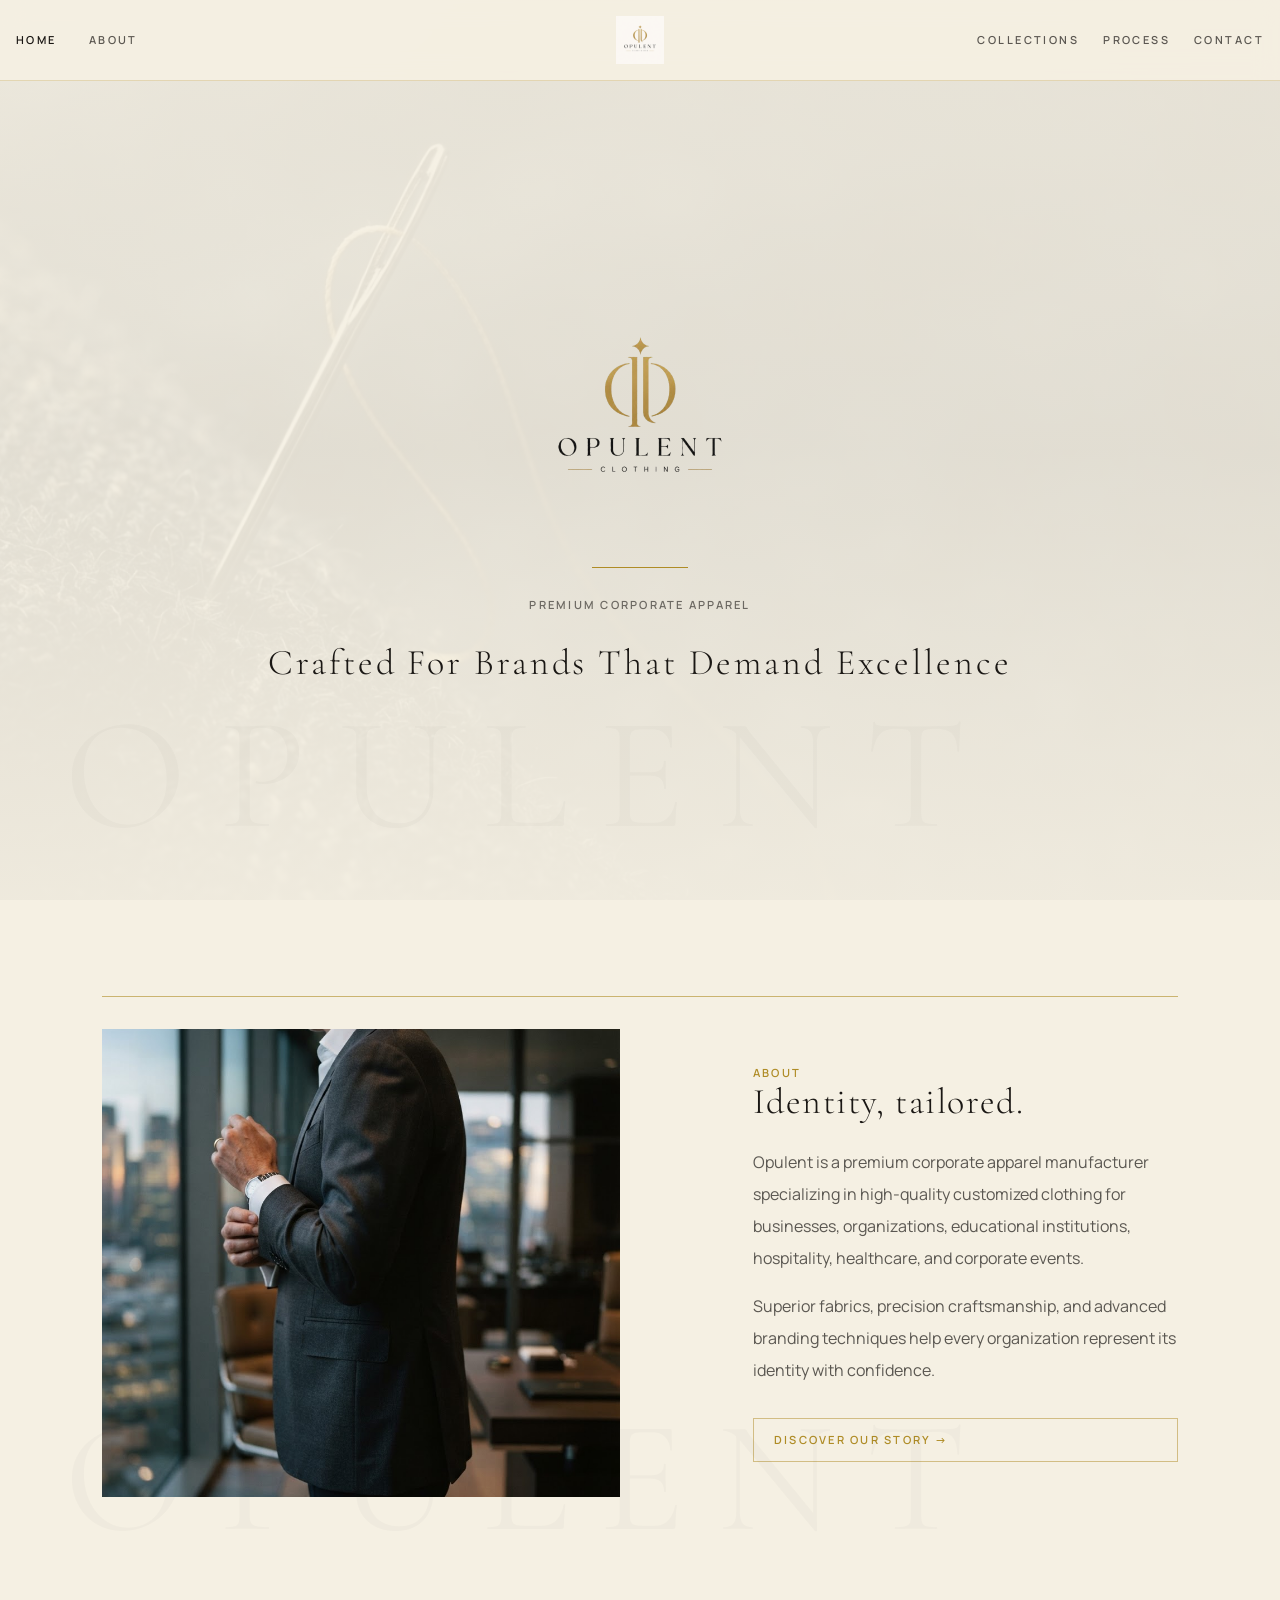
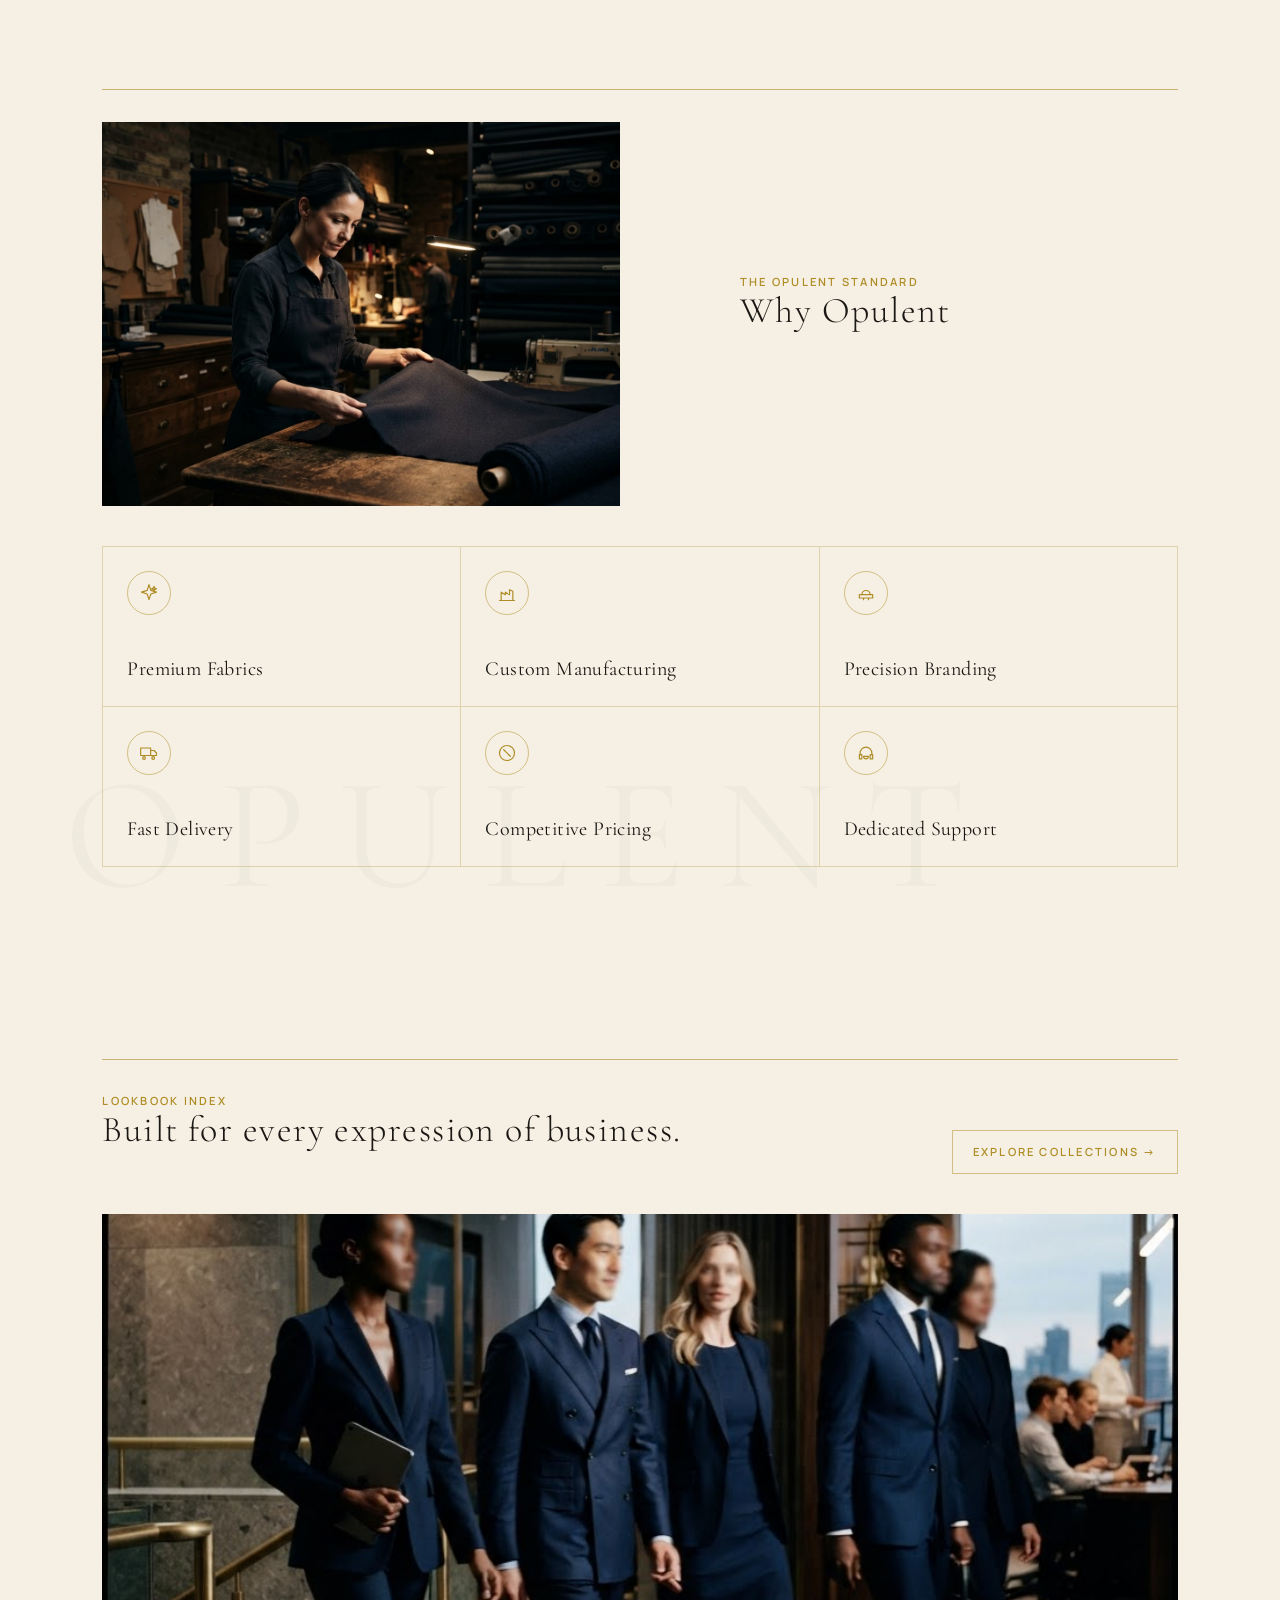
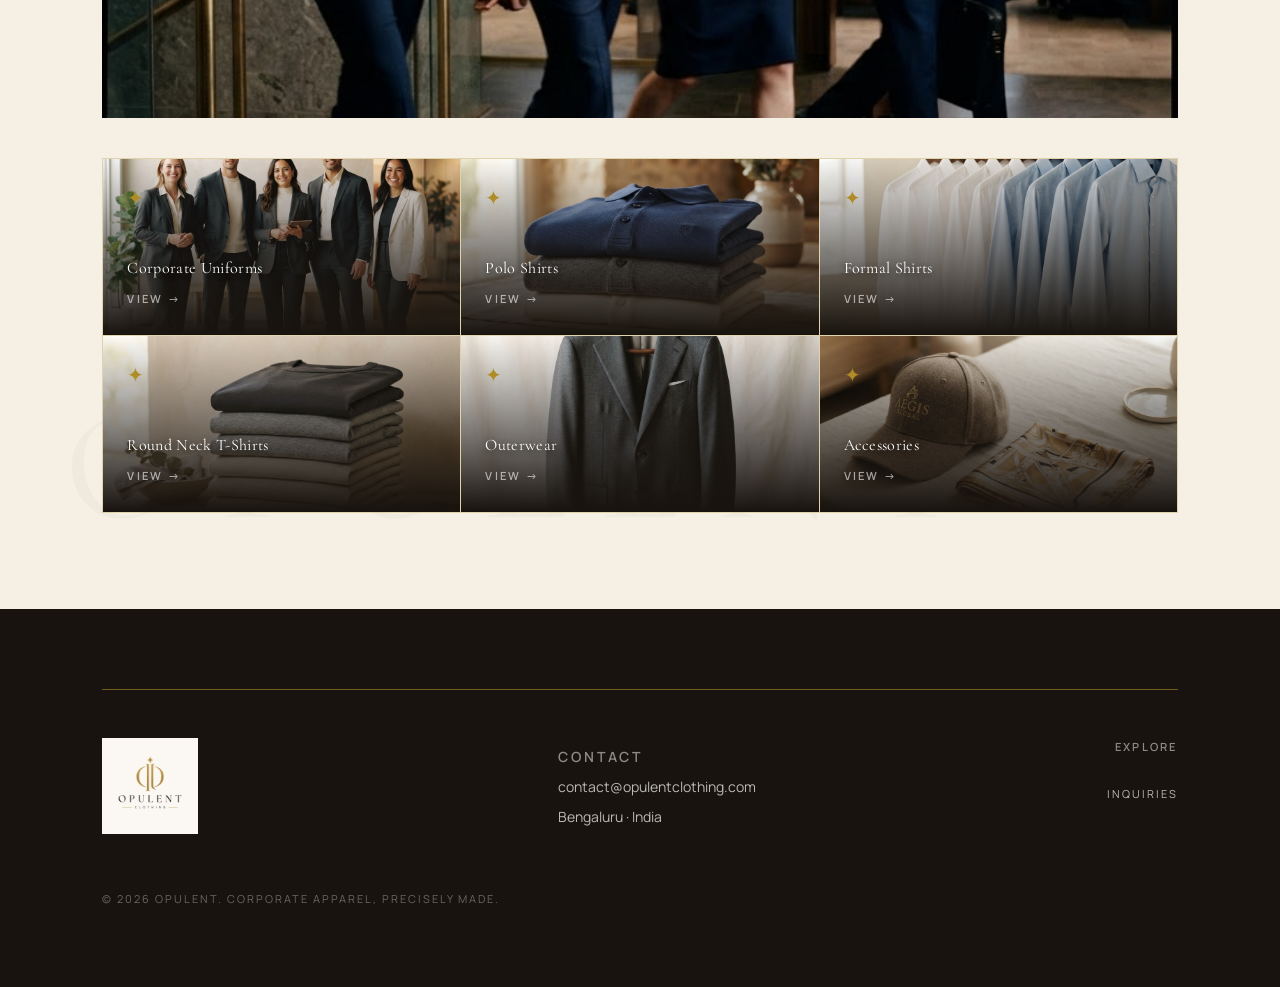
<file: index.html>
<!DOCTYPE html>
<html lang="en">
<head>
<meta charset="UTF-8">
<meta name="viewport" content="width=device-width, initial-scale=1.0">
<title>Opulent — Premium Corporate Apparel</title>
<meta name="description" content="Opulent is a premium corporate apparel manufacturer specializing in high-quality customized clothing for businesses, organizations, and institutions.">
<link rel="preconnect" href="https://fonts.googleapis.com">
<link rel="preconnect" href="https://fonts.gstatic.com" crossorigin>
<link href="https://fonts.googleapis.com/css2?family=Cormorant+Garamond:wght@300;400;500;600&family=Manrope:wght@400;500;600;700&display=swap" rel="stylesheet">
<link rel="stylesheet" href="styles.css">
<script>window.imgFall=function(e){e.onerror=null;e.removeAttribute('src');e.classList.add('img-fallback')};window.logoFall=function(e){var p=e.parentElement;if(p)p.innerHTML='<span class="wordmark-fallback">Opulent</span>'};</script>
</head>
<body>

<header class="site-header" id="top">
  <div class="header-inner">
    <div class="header-mobile">
      <a href="index.html" class="header-logo" aria-label="Opulent home"><img src="logo.png" alt="Opulent" class="logo-img logo-sm" onerror="logoFall(this)"></a>
      <nav class="nav nav-mobile" aria-label="Primary">
        <a href="index.html" class="nav-link">Home</a>
        <a href="about.html" class="nav-link">About</a>
        <a href="collections.html" class="nav-link">Collections</a>
        <a href="process.html" class="nav-link">Process</a>
        <a href="contact.html" class="nav-link">Contact</a>
      </nav>
    </div>
    <div class="header-desktop">
      <nav class="nav nav-left" aria-label="Primary">
        <a href="index.html" class="nav-link">Home</a>
        <a href="about.html" class="nav-link">About</a>
      </nav>
      <a href="index.html" class="header-logo-center" aria-label="Opulent home"><img src="logo.png" alt="Opulent" class="logo-img logo-md" onerror="logoFall(this)"></a>
      <nav class="nav nav-right" aria-label="Primary">
        <a href="collections.html" class="nav-link">Collections</a>
        <a href="process.html" class="nav-link">Process</a>
        <a href="contact.html" class="nav-link">Contact</a>
      </nav>
    </div>
  </div>
</header>

<main>
  <section class="hero">
    <img class="hero-bg" src="hero-banner.jpg" alt="" onerror="imgFall(this)">
    <div class="hero-overlay"></div>
    <div class="hero-content">
     <img src="opulent.png" alt="Opulent" class="hero-wordmark" style="max-width: 250px; height: auto; display: block; margin: 0 auto;">
      <div class="hero-line"></div>
      <p class="label hero-label">Premium Corporate Apparel</p>
      <h2 class="hero-title">Crafted For Brands That Demand Excellence</h2>
    </div>
    <span class="watermark" aria-hidden="true">Opulent</span>
  </section>

  <section class="section" id="about">
    <div class="gold-line"></div>
    <span class="watermark" aria-hidden="true">Opulent</span>
    <div class="section-grid">
      <div class="reveal section-media"><img src="about-portrait.jpg" alt="Professional adjusting a tailored cuff" onerror="imgFall(this)"></div>
      <div class="reveal section-content" data-delay="1">
        <p class="label label-gold">About</p>
        <h2 class="display-title">Identity, tailored.</h2>
        <div class="prose">
          <p>Opulent is a premium corporate apparel manufacturer specializing in high-quality customized clothing for businesses, organizations, educational institutions, hospitality, healthcare, and corporate events.</p>
          <p>Superior fabrics, precision craftsmanship, and advanced branding techniques help every organization represent its identity with confidence.</p>
        </div>
        <a class="btn-outline" href="about.html">Discover our story →</a>
      </div>
    </div>
  </section>

  <section class="section" id="why">
    <div class="gold-line"></div>
    <span class="watermark" aria-hidden="true">Opulent</span>
    <div class="why-head">
      <div class="reveal section-media"><img src="atelier.jpg" alt="Textile artisan inspecting fabric" onerror="imgFall(this)"></div>
      <div class="reveal why-head-text" data-delay="1">
        <p class="label label-gold">The Opulent Standard</p>
        <h2 class="display-title">Why Opulent</h2>
      </div>
    </div>
    <div class="icon-grid">
      <div class="icon-cell reveal"><span class="icon-bubble"><svg viewBox="0 0 24 24" fill="none" stroke="currentColor" stroke-width="1.4" stroke-linejoin="round"><path d="M12 2l2.2 6.8L21 11l-6.8 2.2L12 20l-2.2-6.8L3 11l6.8-2.2z"/><path d="M18 4l.7 2L21 7l-2.3.7L18 10l-.7-2.3L15 7l2.3-1z"/></svg></span><h3>Premium Fabrics</h3></div>
      <div class="icon-cell reveal"><span class="icon-bubble"><svg viewBox="0 0 24 24" fill="none" stroke="currentColor" stroke-width="1.4" stroke-linecap="round" stroke-linejoin="round"><path d="M3 21h18M5 21V11l5 3V11l5 3V8l4 2v11"/></svg></span><h3>Custom Manufacturing</h3></div>
      <div class="icon-cell reveal"><span class="icon-bubble"><svg viewBox="0 0 24 24" fill="none" stroke="currentColor" stroke-width="1.4" stroke-linecap="round" stroke-linejoin="round"><path d="M4 14h16v4H4zM7 14a5 5 0 1 1 10 0M9 18v2M15 18v2"/></svg></span><h3>Precision Branding</h3></div>
      <div class="icon-cell reveal"><span class="icon-bubble"><svg viewBox="0 0 24 24" fill="none" stroke="currentColor" stroke-width="1.4" stroke-linecap="round" stroke-linejoin="round"><path d="M2 6h12v9H2zM14 9h4l3 3v3h-7"/><circle cx="6" cy="18" r="1.6"/><circle cx="17" cy="18" r="1.6"/></svg></span><h3>Fast Delivery</h3></div>
      <div class="icon-cell reveal"><span class="icon-bubble"><svg viewBox="0 0 24 24" fill="none" stroke="currentColor" stroke-width="1.4" stroke-linecap="round" stroke-linejoin="round"><circle cx="12" cy="12" r="9"/><path d="M8 8l8 8"/><circle cx="9" cy="9" r="1" fill="currentColor" stroke="none"/><circle cx="15" cy="15" r="1" fill="currentColor" stroke="none"/></svg></span><h3>Competitive Pricing</h3></div>
      <div class="icon-cell reveal"><span class="icon-bubble"><svg viewBox="0 0 24 24" fill="none" stroke="currentColor" stroke-width="1.4" stroke-linecap="round" stroke-linejoin="round"><path d="M5 14v-2a7 7 0 0 1 14 0v2"/><path d="M4 14h3v5H4zM17 14h3v5h-3z"/><path d="M12 19a3 3 0 0 1-3-3h6a3 3 0 0 1-3 3z"/></svg></span><h3>Dedicated Support</h3></div>
    </div>
  </section>

  <section class="section" id="collections">
    <div class="gold-line"></div>
    <span class="watermark" aria-hidden="true">Opulent</span>
    <div class="collections-head">
      <div class="reveal"><p class="label label-gold">Lookbook Index</p><h2 class="display-title">Built for every expression of business.</h2></div>
      <a class="btn-outline" href="collections.html">Explore collections →</a>
    </div>
    <div class="reveal"><img class="collections-banner" src="uniforms.jpg" alt="Professionals in coordinated corporate uniforms" onerror="imgFall(this)"></div>
    <div class="card-grid">
      <a class="card reveal" href="collections.html"><img src="collections-corporate.jpg" alt="Corporate Uniforms" onerror="imgFall(this)"><div class="card-overlay"></div><div class="card-inner"><span class="card-mark">✦</span><div><h3>Corporate Uniforms</h3><span class="label card-view">View →</span></div></div></a>
      <a class="card reveal" href="collections.html"><img src="collections-polo.jpg" alt="Polo Shirts" onerror="imgFall(this)"><div class="card-overlay"></div><div class="card-inner"><span class="card-mark">✦</span><div><h3>Polo Shirts</h3><span class="label card-view">View →</span></div></div></a>
      <a class="card reveal" href="collections.html"><img src="collections-shirts.jpg" alt="Formal Shirts" onerror="imgFall(this)"><div class="card-overlay"></div><div class="card-inner"><span class="card-mark">✦</span><div><h3>Formal Shirts</h3><span class="label card-view">View →</span></div></div></a>
      <a class="card reveal" href="collections.html"><img src="collections-tees.jpg" alt="Round Neck T-Shirts" onerror="imgFall(this)"><div class="card-overlay"></div><div class="card-inner"><span class="card-mark">✦</span><div><h3>Round Neck T-Shirts</h3><span class="label card-view">View →</span></div></div></a>
      <a class="card reveal" href="collections.html"><img src="collections-outerwear.jpg" alt="Outerwear" onerror="imgFall(this)"><div class="card-overlay"></div><div class="card-inner"><span class="card-mark">✦</span><div><h3>Outerwear</h3><span class="label card-view">View →</span></div></div></a>
      <a class="card reveal" href="collections.html"><img src="collections-accessories.jpg" alt="Accessories" onerror="imgFall(this)"><div class="card-overlay"></div><div class="card-inner"><span class="card-mark">✦</span><div><h3>Accessories</h3><span class="label card-view">View →</span></div></div></a>
    </div>
  </section>
</main>

<footer class="site-footer">
  <div class="gold-line"></div>
  <div class="footer-grid">
    <div class="footer-brand"><img src="logo.png" alt="Opulent" class="logo-img logo-lg" onerror="logoFall(this)"></div>
    <div class="footer-contact">
      <p class="label label-muted-light">Contact</p>
      <p><a href="mailto:contact@opulentclothing.com">contact@opulentclothing.com</a></p>
      <p>Bengaluru · India</p>
    </div>
    <div class="footer-explore">
      <p class="label label-muted-light">Explore</p>
      <a href="contact.html" class="thread-link">Inquiries</a>
    </div>
  </div>
  <p class="footer-copy">© 2026 Opulent. Corporate apparel, precisely made.</p>
</footer>

<script src="script.js" defer></script>
</body>
</html>
</file>
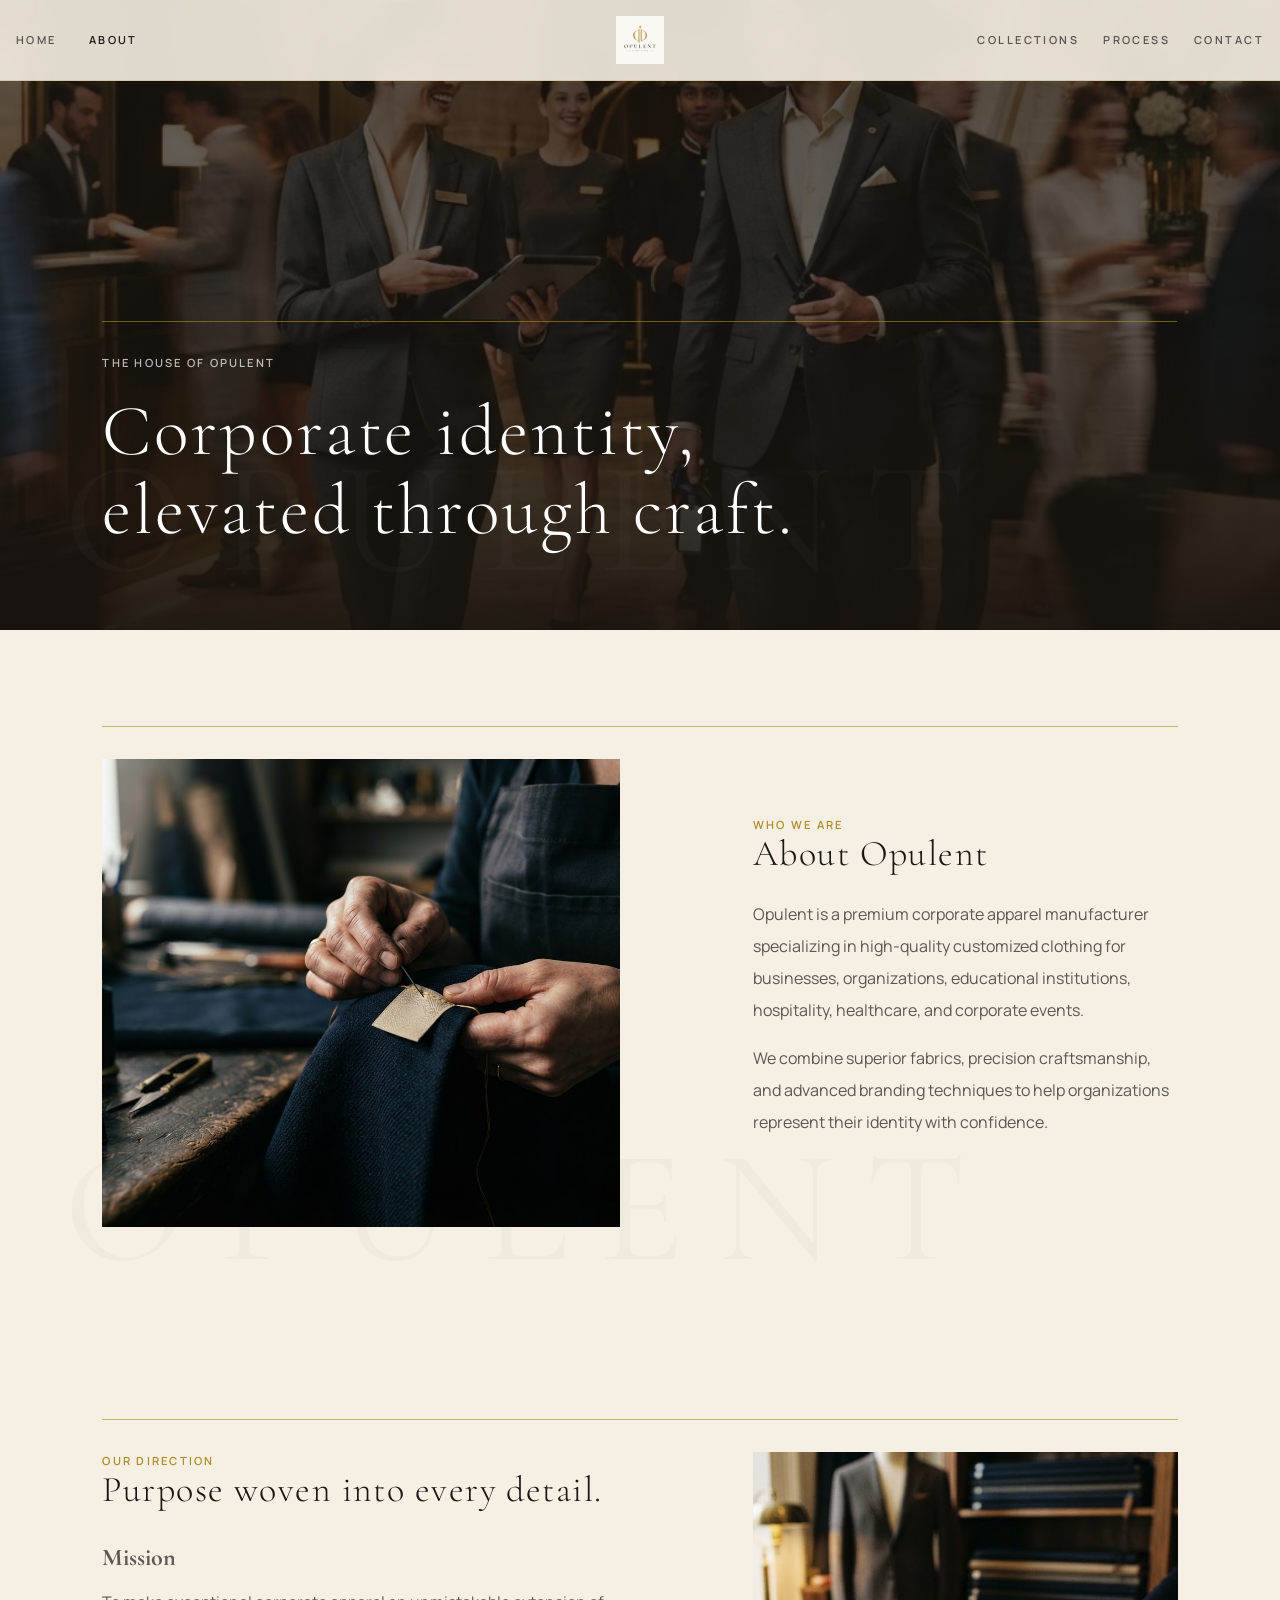
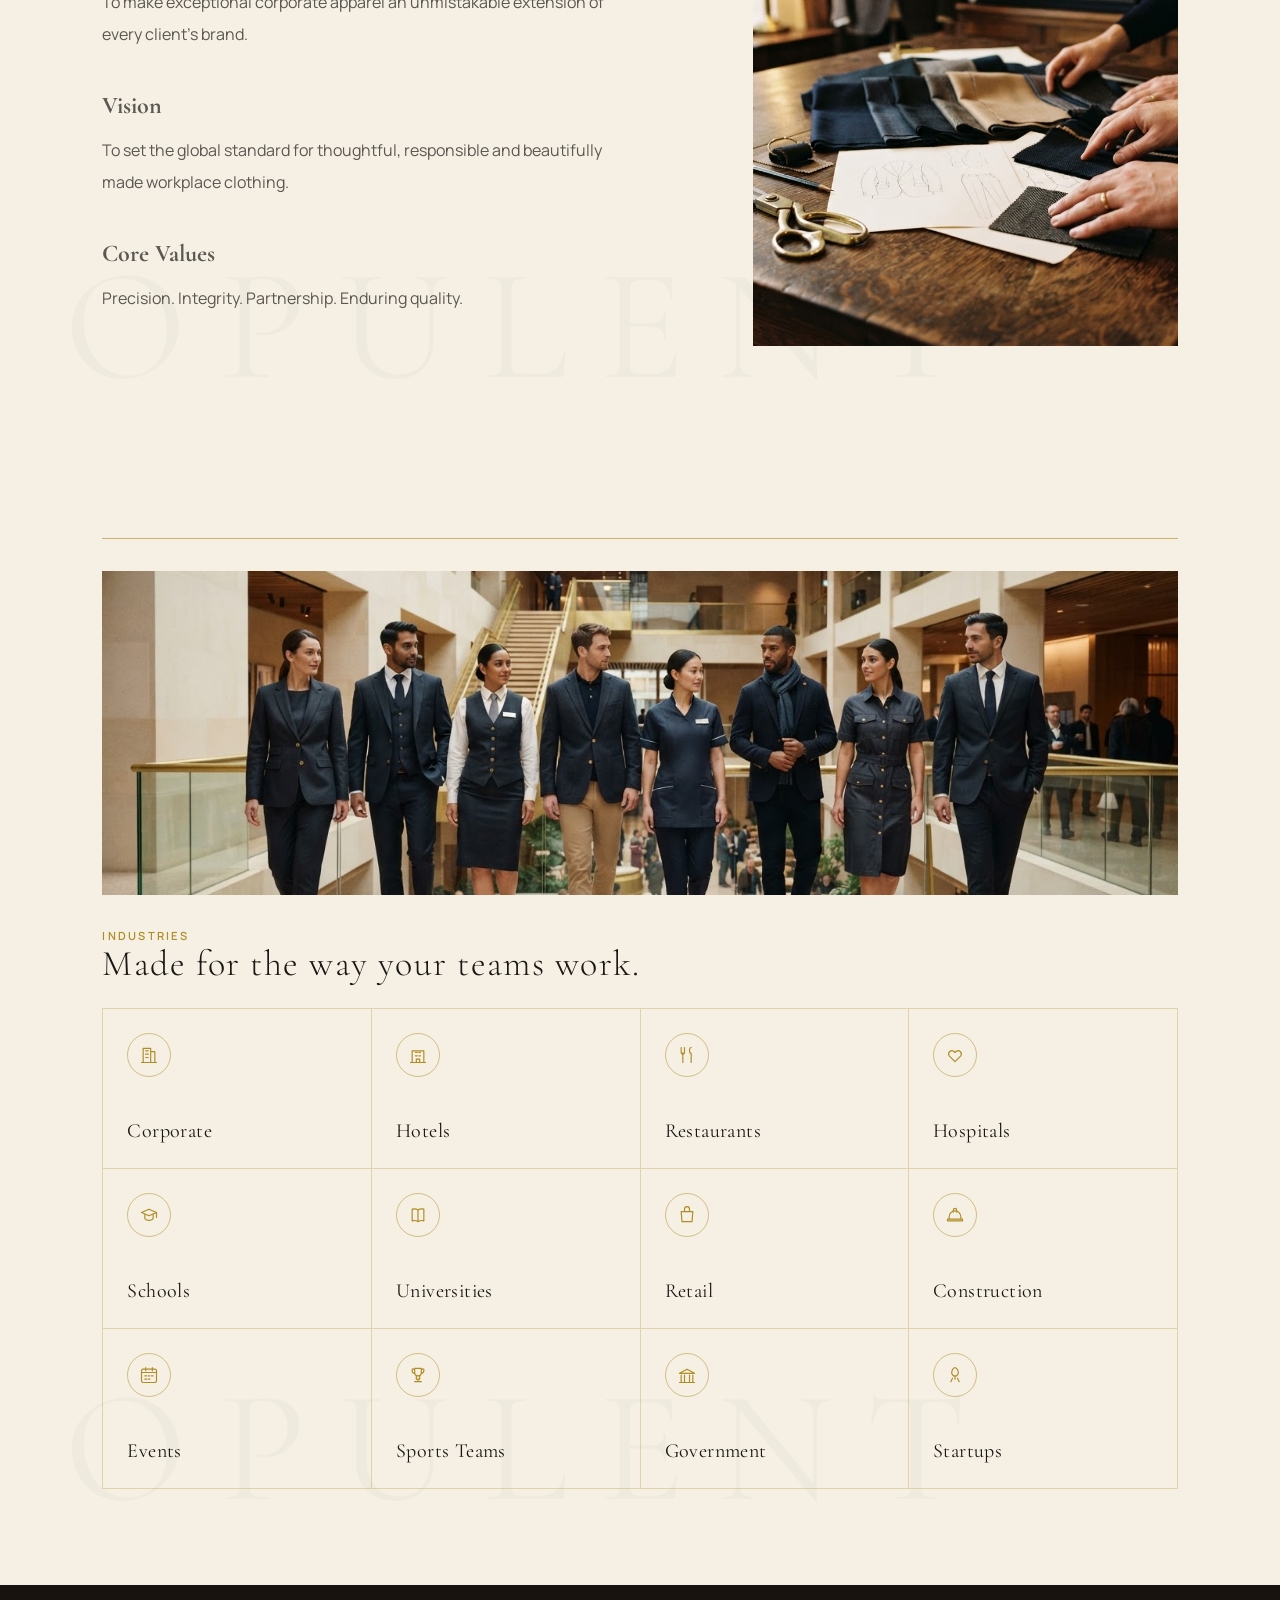
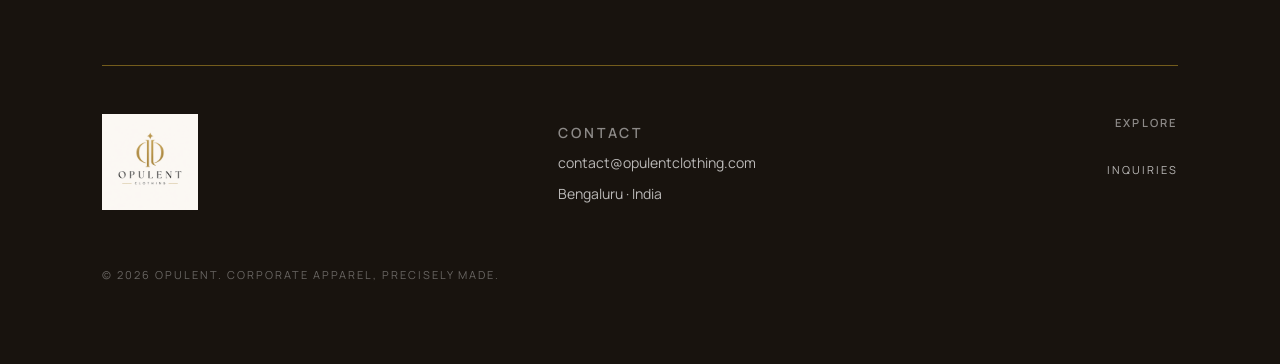
<file: about.html>
<!DOCTYPE html>
<html lang="en">
<head>
<meta charset="UTF-8">
<meta name="viewport" content="width=device-width, initial-scale=1.0">
<title>About — Opulent</title>
<meta name="description" content="The House of Opulent: corporate identity elevated through craft. Our mission, vision, values, and the industries we serve.">
<link rel="preconnect" href="https://fonts.googleapis.com">
<link rel="preconnect" href="https://fonts.gstatic.com" crossorigin>
<link href="https://fonts.googleapis.com/css2?family=Cormorant+Garamond:wght@300;400;500;600&family=Manrope:wght@400;500;600;700&display=swap" rel="stylesheet">
<link rel="stylesheet" href="styles.css">
<script>window.imgFall=function(e){e.onerror=null;e.removeAttribute('src');e.classList.add('img-fallback')};window.logoFall=function(e){var p=e.parentElement;if(p)p.innerHTML='<span class="wordmark-fallback">Opulent</span>'};</script>
</head>
<body>

<header class="site-header" id="top">
  <div class="header-inner">
    <div class="header-mobile">
      <a href="index.html" class="header-logo" aria-label="Opulent home"><img src="logo.png" alt="Opulent" class="logo-img logo-sm" onerror="logoFall(this)"></a>
      <nav class="nav nav-mobile" aria-label="Primary">
        <a href="index.html" class="nav-link">Home</a>
        <a href="about.html" class="nav-link">About</a>
        <a href="collections.html" class="nav-link">Collections</a>
        <a href="process.html" class="nav-link">Process</a>
        <a href="contact.html" class="nav-link">Contact</a>
      </nav>
    </div>
    <div class="header-desktop">
      <nav class="nav nav-left" aria-label="Primary">
        <a href="index.html" class="nav-link">Home</a>
        <a href="about.html" class="nav-link">About</a>
      </nav>
      <a href="index.html" class="header-logo-center" aria-label="Opulent home"><img src="logo.png" alt="Opulent" class="logo-img logo-md" onerror="logoFall(this)"></a>
      <nav class="nav nav-right" aria-label="Primary">
        <a href="collections.html" class="nav-link">Collections</a>
        <a href="process.html" class="nav-link">Process</a>
        <a href="contact.html" class="nav-link">Contact</a>
      </nav>
    </div>
  </div>
</header>

<main>
  <section class="page-hero">
    <img class="page-hero-bg" src="about-hero.jpg" alt="Luxury hospitality team in tailored uniforms" onerror="imgFall(this)">
    <div class="page-hero-overlay"></div>
    <div class="page-hero-content">
      <div class="page-hero-line"></div>
      <p class="label">The House of Opulent</p>
      <h1>Corporate identity, elevated through craft.</h1>
    </div>
    <span class="watermark" aria-hidden="true">Opulent</span>
  </section>

  <section class="section">
    <div class="gold-line"></div>
    <span class="watermark" aria-hidden="true">Opulent</span>
    <div class="section-grid">
      <div class="reveal section-media"><img src="branding.jpg" alt="Artisan attaching a woven label" onerror="imgFall(this)"></div>
      <div class="reveal section-content" data-delay="1">
        <p class="label label-gold">Who We Are</p>
        <h2 class="display-title">About Opulent</h2>
        <div class="prose">
          <p>Opulent is a premium corporate apparel manufacturer specializing in high-quality customized clothing for businesses, organizations, educational institutions, hospitality, healthcare, and corporate events.</p>
          <p>We combine superior fabrics, precision craftsmanship, and advanced branding techniques to help organizations represent their identity with confidence.</p>
        </div>
      </div>
    </div>
  </section>

  <section class="section">
    <div class="gold-line"></div>
    <span class="watermark" aria-hidden="true">Opulent</span>
    <div class="section-grid reverse stretch">
      <div class="reveal section-media"><img src="consultation.jpg" alt="Designers arranging fabrics during a consultation" onerror="imgFall(this)"></div>
      <div class="reveal section-content" data-delay="1">
        <p class="label label-gold">Our Direction</p>
        <h2 class="display-title">Purpose woven into every detail.</h2>
        <div class="prose">
          <div style="margin-bottom:2rem"><h3 class="sub" style="margin:0 0 .25rem">Mission</h3><p style="margin:0">To make exceptional corporate apparel an unmistakable extension of every client's brand.</p></div>
          <div style="margin-bottom:2rem"><h3 class="sub" style="margin:0 0 .25rem">Vision</h3><p style="margin:0">To set the global standard for thoughtful, responsible and beautifully made workplace clothing.</p></div>
          <div><h3 class="sub" style="margin:0 0 .25rem">Core Values</h3><p style="margin:0">Precision. Integrity. Partnership. Enduring quality.</p></div>
        </div>
      </div>
    </div>
  </section>

  <section class="section">
    <div class="gold-line"></div>
    <span class="watermark" aria-hidden="true">Opulent</span>
    <div class="reveal"><img src="industries.jpg" alt="Professionals representing the industries Opulent serves" style="width:100%;height:36vh;object-fit:cover;margin-bottom:2rem" onerror="imgFall(this)"></div>
    <p class="label label-gold">Industries</p>
    <h2 class="display-title">Made for the way your teams work.</h2>
    <div class="icon-grid cols-4">
      <div class="icon-cell reveal"><span class="icon-bubble"><svg viewBox="0 0 24 24" fill="none" stroke="currentColor" stroke-width="1.4" stroke-linecap="round" stroke-linejoin="round"><path d="M5 21V4h9v17M14 21V8h5v13M3 21h18M8 7h3M8 11h3M8 15h3"/></svg></span><h3>Corporate</h3></div>
      <div class="icon-cell reveal"><span class="icon-bubble"><svg viewBox="0 0 24 24" fill="none" stroke="currentColor" stroke-width="1.4" stroke-linecap="round" stroke-linejoin="round"><path d="M3 21h18M5 21V7h14v14M9 9h2M13 9h2M9 13h2M13 13h2M10 21v-4h4v4"/></svg></span><h3>Hotels</h3></div>
      <div class="icon-cell reveal"><span class="icon-bubble"><svg viewBox="0 0 24 24" fill="none" stroke="currentColor" stroke-width="1.4" stroke-linecap="round" stroke-linejoin="round"><path d="M5 3v6a2 2 0 0 0 4 0V3M7 9v12M17 3c-1 0-2 1.5-2 3.5S16 10 17 10v11"/></svg></span><h3>Restaurants</h3></div>
      <div class="icon-cell reveal"><span class="icon-bubble"><svg viewBox="0 0 24 24" fill="none" stroke="currentColor" stroke-width="1.4" stroke-linecap="round" stroke-linejoin="round"><path d="M12 20l-7-7a4 4 0 0 1 5.5-5.5L12 9l1.5-1.5A4 4 0 0 1 19 13l-7 7z"/></svg></span><h3>Hospitals</h3></div>
      <div class="icon-cell reveal"><span class="icon-bubble"><svg viewBox="0 0 24 24" fill="none" stroke="currentColor" stroke-width="1.4" stroke-linecap="round" stroke-linejoin="round"><path d="M3 9l9-4 9 4-9 4-9-4z"/><path d="M7 11v5c0 1 2.5 2.5 5 2.5s5-1.5 5-2.5v-5M21 9v6"/></svg></span><h3>Schools</h3></div>
      <div class="icon-cell reveal"><span class="icon-bubble"><svg viewBox="0 0 24 24" fill="none" stroke="currentColor" stroke-width="1.4" stroke-linecap="round" stroke-linejoin="round"><path d="M12 6c-2-1.5-5-1.5-7-1v14c2-.5 5-.5 7 1 2-1.5 5-1.5 7-1V5c-2-.5-5-.5-7 1zM12 6v14"/></svg></span><h3>Universities</h3></div>
      <div class="icon-cell reveal"><span class="icon-bubble"><svg viewBox="0 0 24 24" fill="none" stroke="currentColor" stroke-width="1.4" stroke-linecap="round" stroke-linejoin="round"><path d="M5 8h14l-1 12H6L5 8zM9 8V5a3 3 0 0 1 6 0v3"/></svg></span><h3>Retail</h3></div>
      <div class="icon-cell reveal"><span class="icon-bubble"><svg viewBox="0 0 24 24" fill="none" stroke="currentColor" stroke-width="1.4" stroke-linecap="round" stroke-linejoin="round"><path d="M3 17h18v2H3zM5 17v-3a7 7 0 0 1 14 0v3M10 8.5V6a2 2 0 0 1 4 0v2.5"/></svg></span><h3>Construction</h3></div>
      <div class="icon-cell reveal"><span class="icon-bubble"><svg viewBox="0 0 24 24" fill="none" stroke="currentColor" stroke-width="1.4" stroke-linecap="round" stroke-linejoin="round"><rect x="3" y="5" width="18" height="16" rx="2"/><path d="M3 9h18M8 3v4M16 3v4M7 13h2M11 13h2M15 13h2M7 17h2M11 17h2"/></svg></span><h3>Events</h3></div>
      <div class="icon-cell reveal"><span class="icon-bubble"><svg viewBox="0 0 24 24" fill="none" stroke="currentColor" stroke-width="1.4" stroke-linecap="round" stroke-linejoin="round"><path d="M8 4h8v5a4 4 0 0 1-8 0V4zM8 5H5v2a3 3 0 0 0 3 3M16 5h3v2a3 3 0 0 1-3 3M10 13h4v4h-4zM8 20h8M12 17v3"/></svg></span><h3>Sports Teams</h3></div>
      <div class="icon-cell reveal"><span class="icon-bubble"><svg viewBox="0 0 24 24" fill="none" stroke="currentColor" stroke-width="1.4" stroke-linecap="round" stroke-linejoin="round"><path d="M3 21h18M5 21v-9M9 21v-9M15 21v-9M19 21v-9M3 10l9-5 9 5M3 10h18"/></svg></span><h3>Government</h3></div>
      <div class="icon-cell reveal"><span class="icon-bubble"><svg viewBox="0 0 24 24" fill="none" stroke="currentColor" stroke-width="1.4" stroke-linecap="round" stroke-linejoin="round"><path d="M12 3c2.5 1 4 3.5 4 7l-2 3h-4l-2-3c0-3.5 1.5-6 4-7zM12 13v4M9 16l-2 4M15 16l2 4"/></svg></span><h3>Startups</h3></div>
    </div>
  </section>
</main>

<footer class="site-footer">
  <div class="gold-line"></div>
  <div class="footer-grid">
    <div class="footer-brand"><img src="logo.png" alt="Opulent" class="logo-img logo-lg" onerror="logoFall(this)"></div>
    <div class="footer-contact">
      <p class="label label-muted-light">Contact</p>
      <p><a href="mailto:contact@opulentclothing.com">contact@opulentclothing.com</a></p>
      <p>Bengaluru · India</p>
    </div>
    <div class="footer-explore">
      <p class="label label-muted-light">Explore</p>
      <a href="contact.html" class="thread-link">Inquiries</a>
    </div>
  </div>
  <p class="footer-copy">© 2026 Opulent. Corporate apparel, precisely made.</p>
</footer>

<script src="script.js" defer></script>
</body>
</html>
</file>
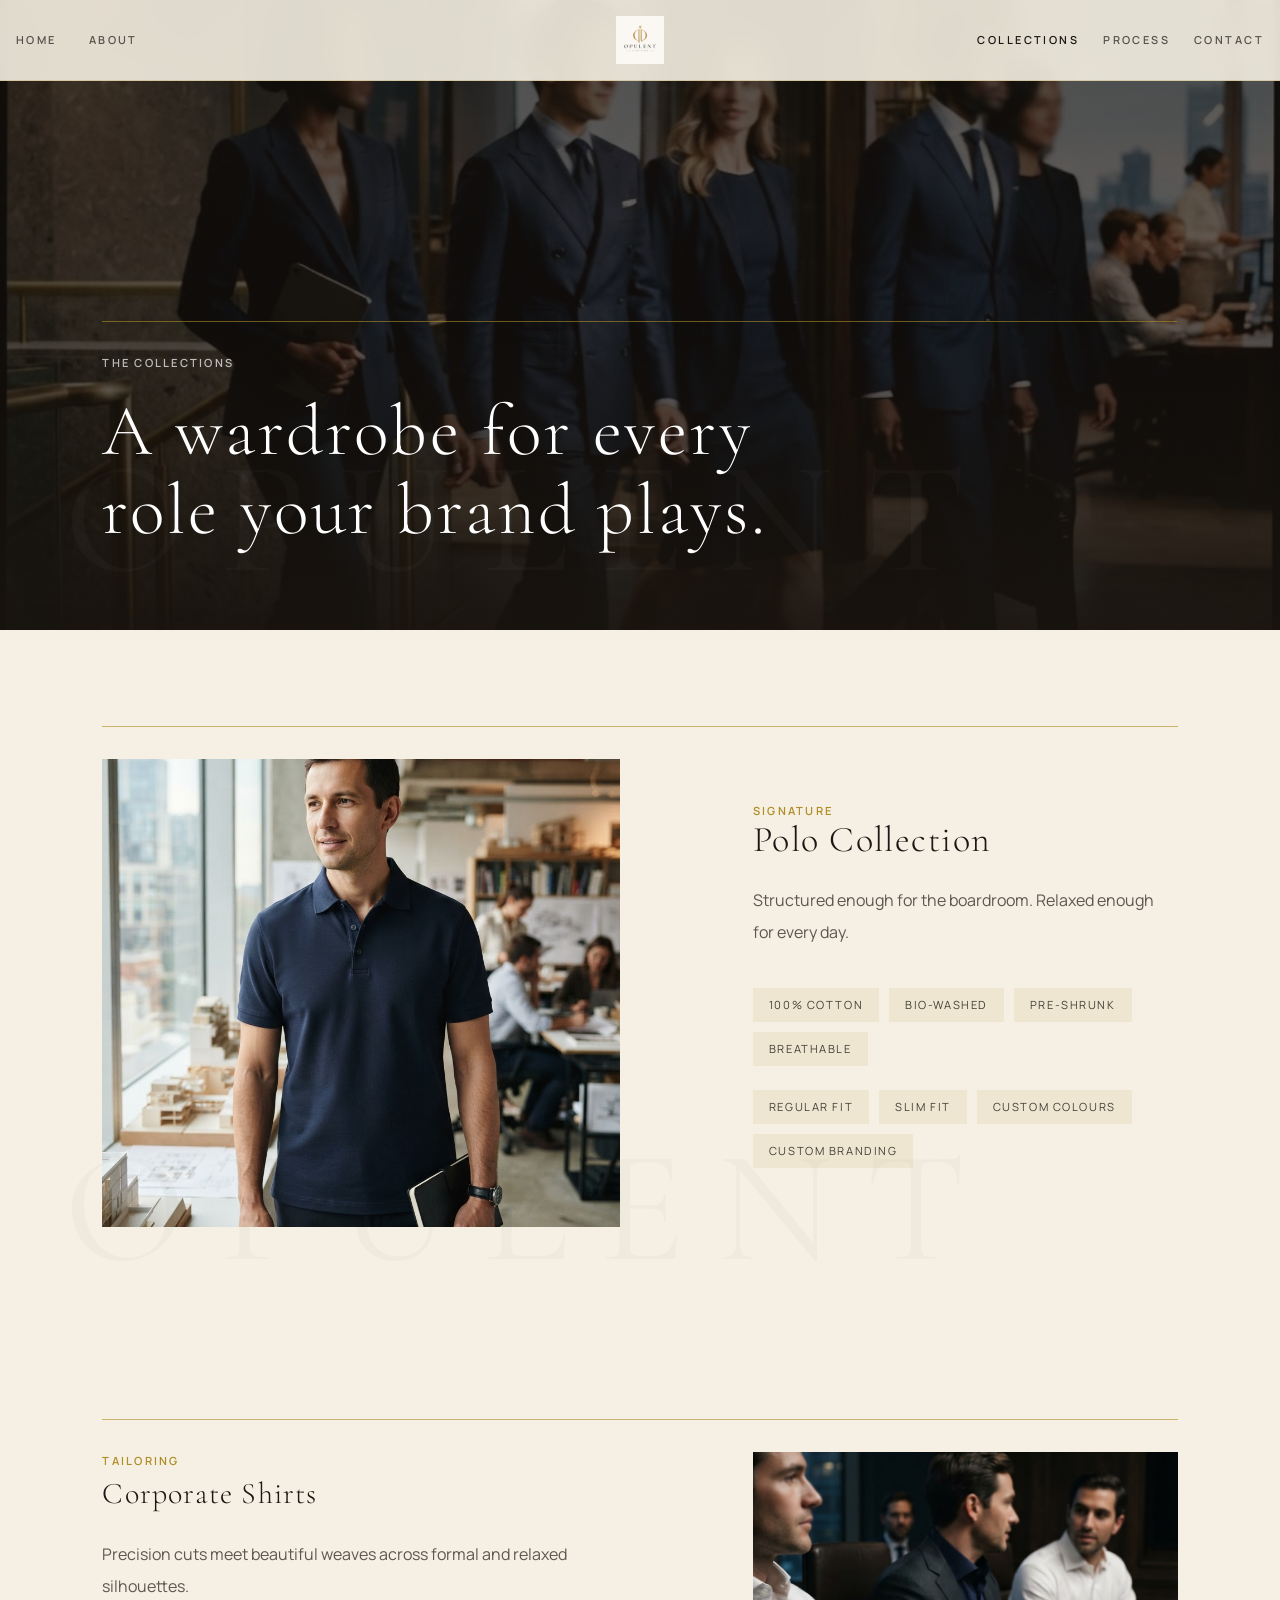
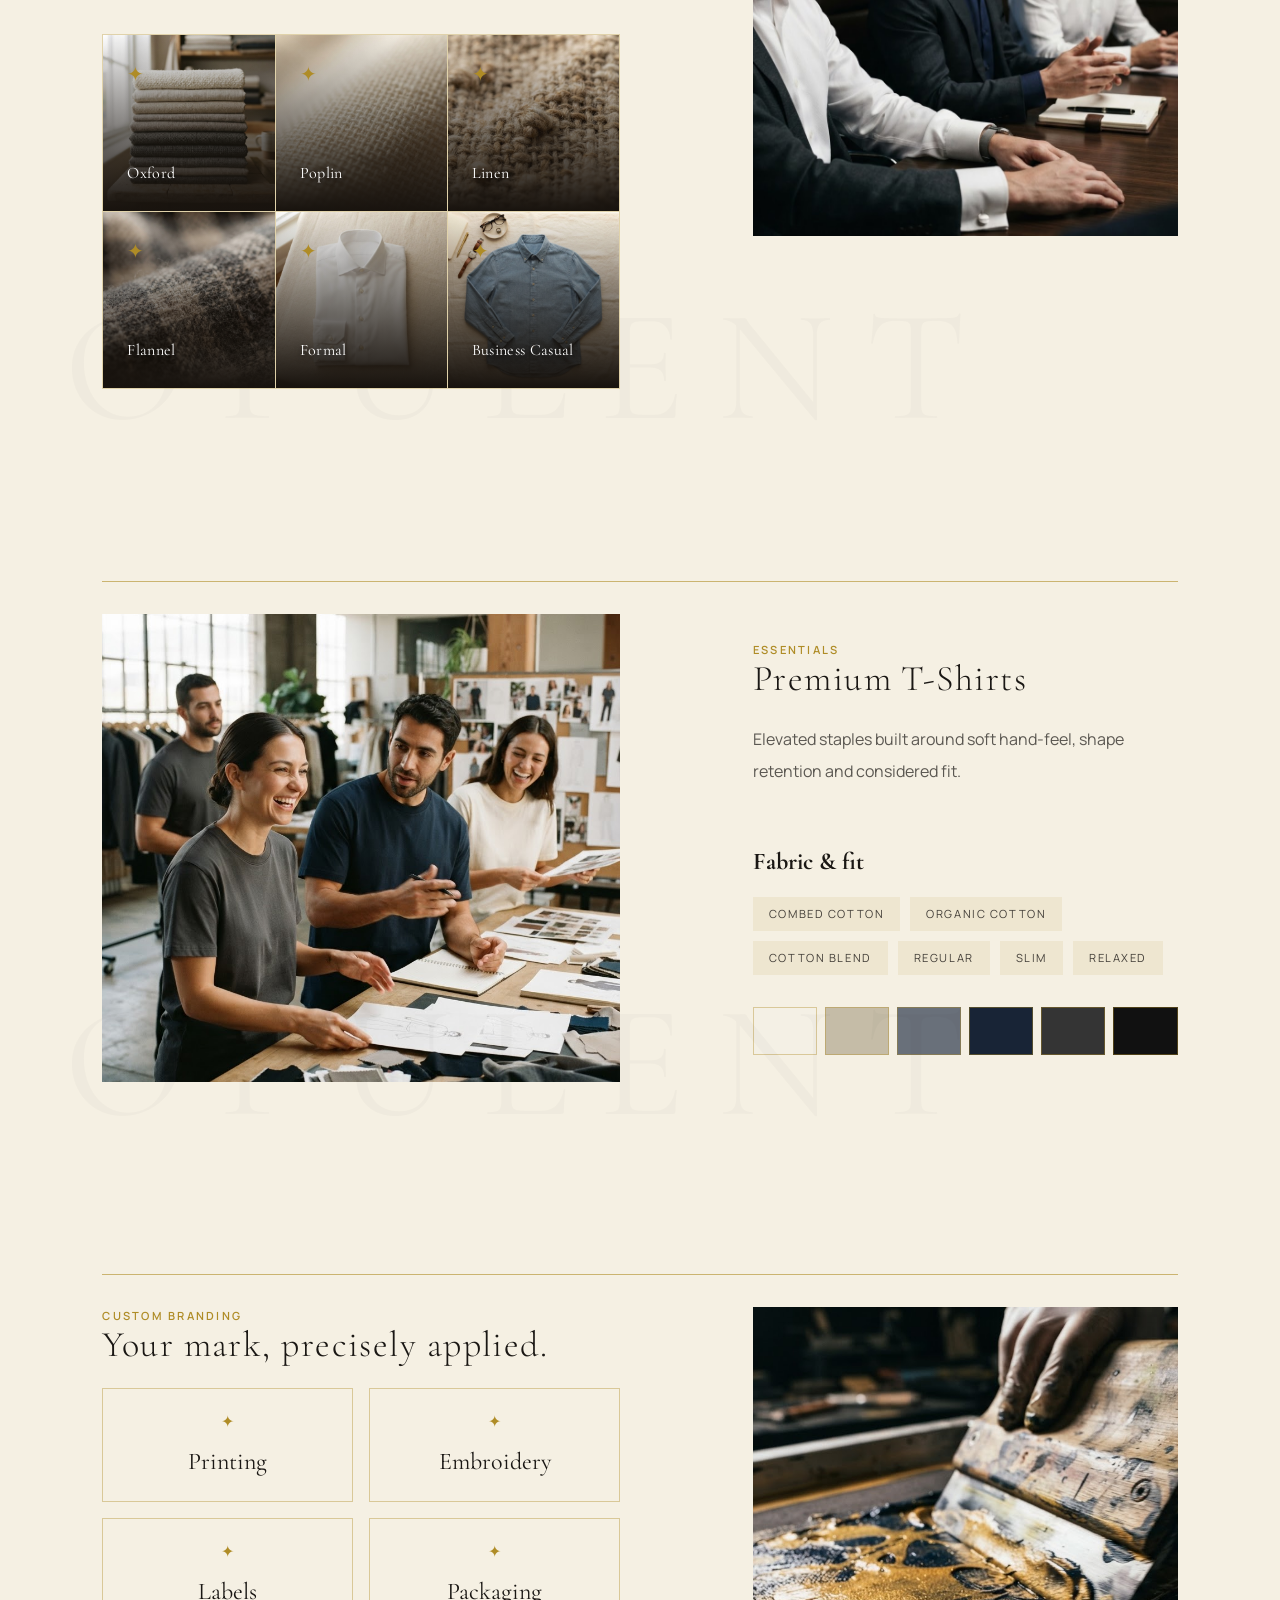
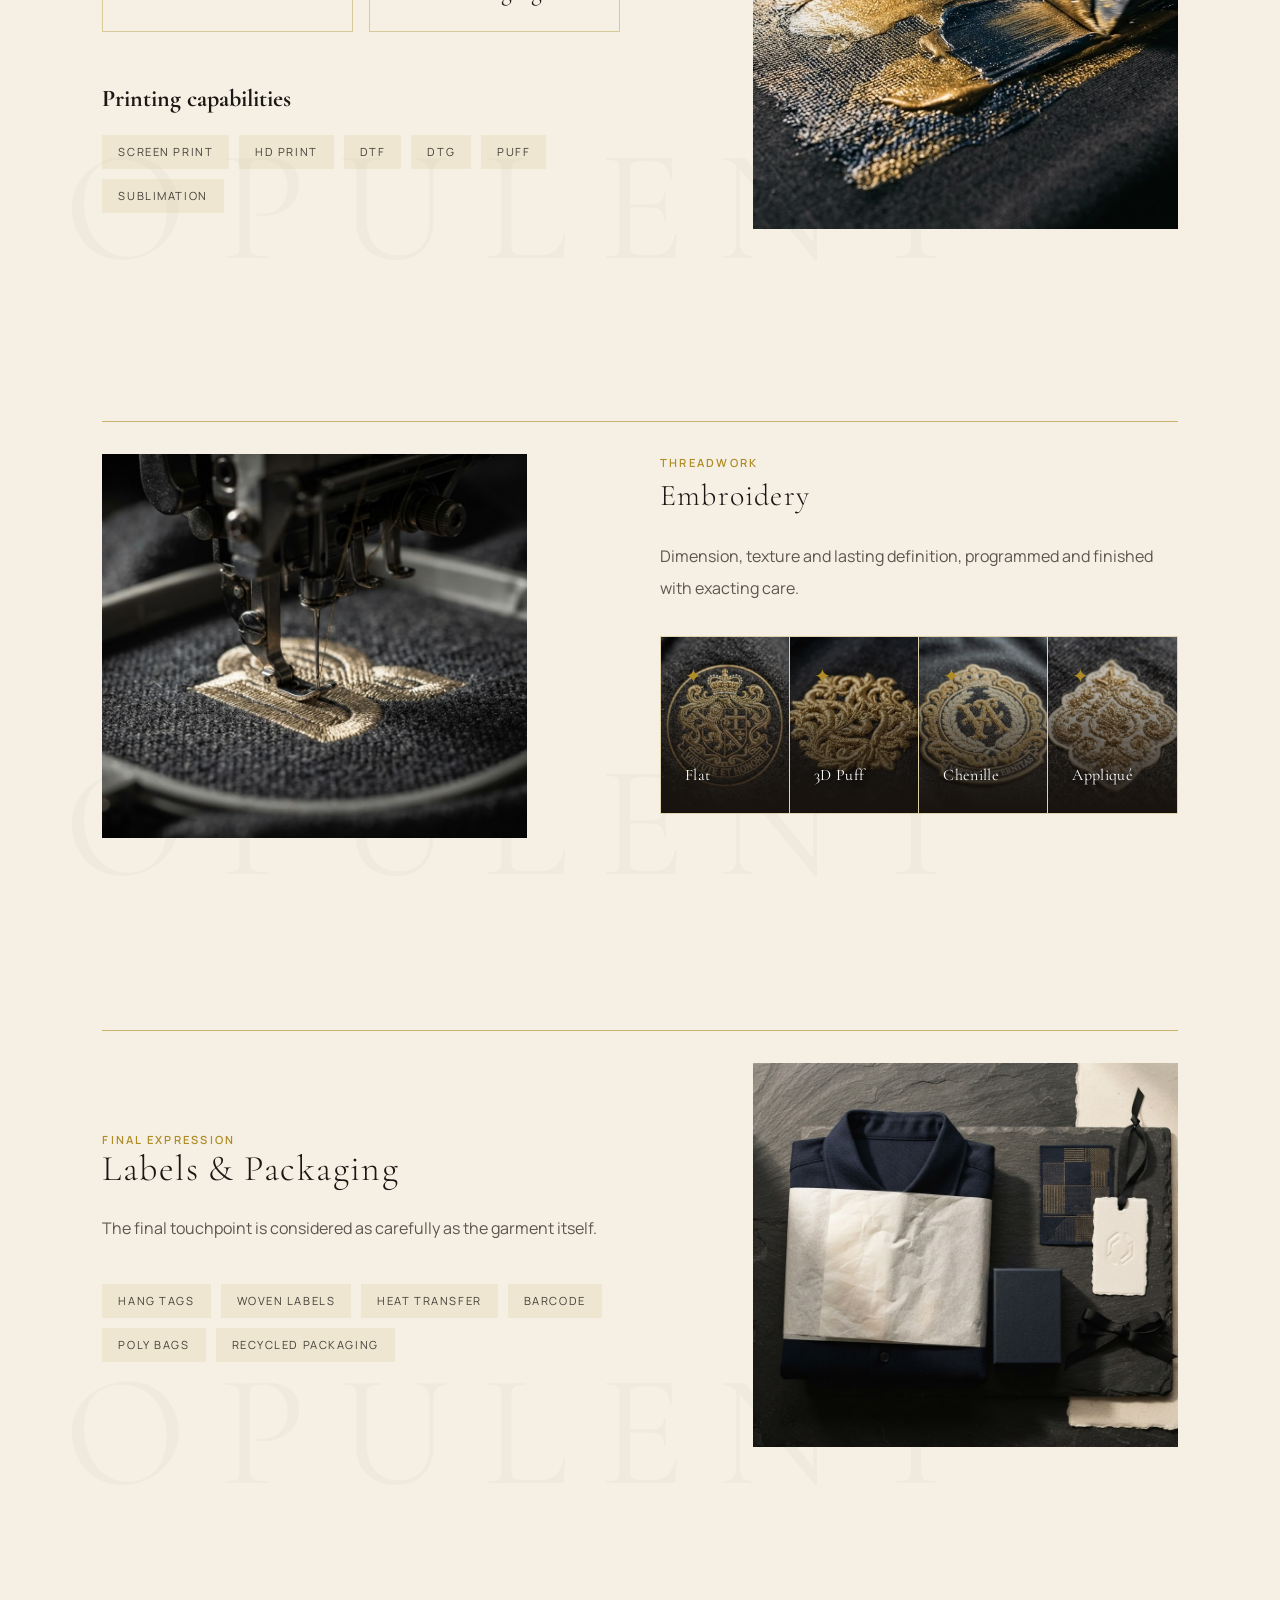
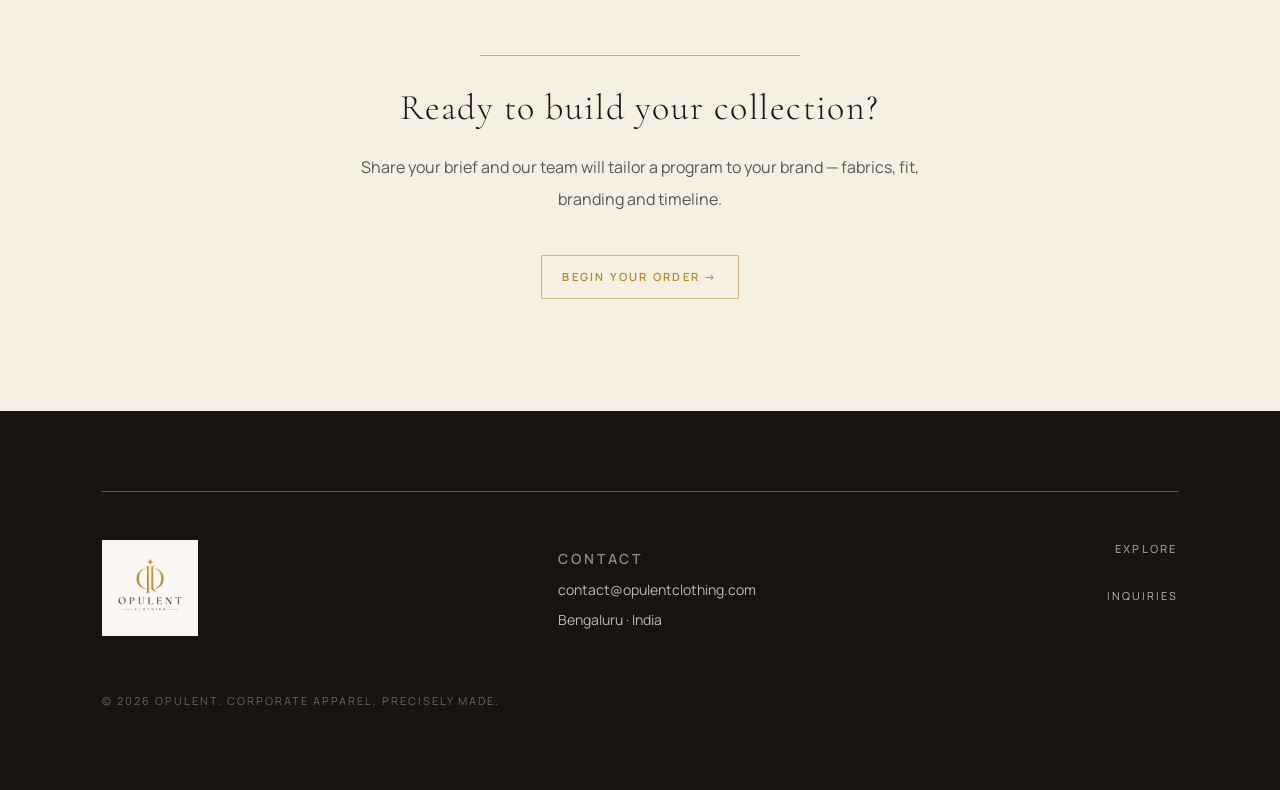
<file: collections.html>
<!DOCTYPE html>
<html lang="en">
<head>
<meta charset="UTF-8">
<meta name="viewport" content="width=device-width, initial-scale=1.0">
<title>Collections — Opulent</title>
<meta name="description" content="A wardrobe for every role your brand plays: polos, corporate shirts, t-shirts, branding, embroidery, labels and packaging.">
<link rel="preconnect" href="https://fonts.googleapis.com">
<link rel="preconnect" href="https://fonts.gstatic.com" crossorigin>
<link href="https://fonts.googleapis.com/css2?family=Cormorant+Garamond:wght@300;400;500;600&family=Manrope:wght@400;500;600;700&display=swap" rel="stylesheet">
<link rel="stylesheet" href="styles.css">
<script>window.imgFall=function(e){e.onerror=null;e.removeAttribute('src');e.classList.add('img-fallback')};window.logoFall=function(e){var p=e.parentElement;if(p)p.innerHTML='<span class="wordmark-fallback">Opulent</span>'};</script>
</head>
<body>

<header class="site-header" id="top">
  <div class="header-inner">
    <div class="header-mobile">
      <a href="index.html" class="header-logo" aria-label="Opulent home"><img src="logo.png" alt="Opulent" class="logo-img logo-sm" onerror="logoFall(this)"></a>
      <nav class="nav nav-mobile" aria-label="Primary">
        <a href="index.html" class="nav-link">Home</a>
        <a href="about.html" class="nav-link">About</a>
        <a href="collections.html" class="nav-link">Collections</a>
        <a href="process.html" class="nav-link">Process</a>
        <a href="contact.html" class="nav-link">Contact</a>
      </nav>
    </div>
    <div class="header-desktop">
      <nav class="nav nav-left" aria-label="Primary">
        <a href="index.html" class="nav-link">Home</a>
        <a href="about.html" class="nav-link">About</a>
      </nav>
      <a href="index.html" class="header-logo-center" aria-label="Opulent home"><img src="logo.png" alt="Opulent" class="logo-img logo-md" onerror="logoFall(this)"></a>
      <nav class="nav nav-right" aria-label="Primary">
        <a href="collections.html" class="nav-link">Collections</a>
        <a href="process.html" class="nav-link">Process</a>
        <a href="contact.html" class="nav-link">Contact</a>
      </nav>
    </div>
  </div>
</header>

<main>
  <section class="page-hero">
    <img class="page-hero-bg" src="uniforms.jpg" alt="Professionals in coordinated corporate uniforms" onerror="imgFall(this)">
    <div class="page-hero-overlay"></div>
    <div class="page-hero-content">
      <div class="page-hero-line"></div>
      <p class="label">The Collections</p>
      <h1>A wardrobe for every role your brand plays.</h1>
    </div>
    <span class="watermark" aria-hidden="true">Opulent</span>
  </section>

  <section class="section">
    <div class="gold-line"></div>
    <span class="watermark" aria-hidden="true">Opulent</span>
    <div class="section-grid">
      <div class="reveal section-media"><img src="polo-collection.jpg" alt="Professional wearing a premium navy polo" onerror="imgFall(this)"></div>
      <div class="reveal section-content" data-delay="1">
        <p class="label label-gold">Signature</p>
        <h2 class="display-title">Polo Collection</h2>
        <p class="prose">Structured enough for the boardroom. Relaxed enough for every day.</p>
        <div class="pills"><span class="pill">100% Cotton</span><span class="pill">Bio-Washed</span><span class="pill">Pre-Shrunk</span><span class="pill">Breathable</span></div>
        <div class="pills"><span class="pill">Regular Fit</span><span class="pill">Slim Fit</span><span class="pill">Custom Colours</span><span class="pill">Custom Branding</span></div>
      </div>
    </div>
  </section>

  <section class="table-section">
    <div class="gold-line"></div>
    <span class="watermark" aria-hidden="true">Opulent</span>
    <div class="table-grid reverse">
      <div class="reveal table-media"><img src="shirts-collection.jpg" alt="Professionals in refined formal shirts" onerror="imgFall(this)"></div>
      <div class="reveal table-content" data-delay="1">
        <p class="label label-gold">Tailoring</p>
        <h2>Corporate Shirts</h2>
        <p class="intro">Precision cuts meet beautiful weaves across formal and relaxed silhouettes.</p>
        <div class="card-grid">
          <div class="card reveal"><img src="fabric-oxford.jpg" alt="Oxford" onerror="imgFall(this)"><div class="card-overlay"></div><div class="card-inner"><span class="card-mark">✦</span><div><h3>Oxford</h3></div></div></div>
          <div class="card reveal"><img src="fabric-poplin.jpg" alt="Poplin" onerror="imgFall(this)"><div class="card-overlay"></div><div class="card-inner"><span class="card-mark">✦</span><div><h3>Poplin</h3></div></div></div>
          <div class="card reveal"><img src="fabric-linen.jpg" alt="Linen" onerror="imgFall(this)"><div class="card-overlay"></div><div class="card-inner"><span class="card-mark">✦</span><div><h3>Linen</h3></div></div></div>
          <div class="card reveal"><img src="fabric-flannel.jpg" alt="Flannel" onerror="imgFall(this)"><div class="card-overlay"></div><div class="card-inner"><span class="card-mark">✦</span><div><h3>Flannel</h3></div></div></div>
          <div class="card reveal"><img src="fabric-formal.jpg" alt="Formal" onerror="imgFall(this)"><div class="card-overlay"></div><div class="card-inner"><span class="card-mark">✦</span><div><h3>Formal</h3></div></div></div>
          <div class="card reveal"><img src="fabric-business-casual.jpg" alt="Business Casual" onerror="imgFall(this)"><div class="card-overlay"></div><div class="card-inner"><span class="card-mark">✦</span><div><h3>Business Casual</h3></div></div></div>
        </div>
      </div>
    </div>
  </section>

  <section class="section">
    <div class="gold-line"></div>
    <span class="watermark" aria-hidden="true">Opulent</span>
    <div class="section-grid">
      <div class="reveal section-media"><img src="tees-collection.jpg" alt="Creative professionals wearing tonal t-shirts" onerror="imgFall(this)"></div>
      <div class="reveal section-content" data-delay="1">
        <p class="label label-gold">Essentials</p>
        <h2 class="display-title">Premium T-Shirts</h2>
        <p class="prose">Elevated staples built around soft hand-feel, shape retention and considered fit.</p>
        <h3 class="sub">Fabric & fit</h3>
        <div class="pills"><span class="pill">Combed Cotton</span><span class="pill">Organic Cotton</span><span class="pill">Cotton Blend</span><span class="pill">Regular</span><span class="pill">Slim</span><span class="pill">Relaxed</span></div>
        <div class="swatches">
          <span class="swatch" style="background:#F4F0E5"></span>
          <span class="swatch" style="background:#C5BCA7"></span>
          <span class="swatch" style="background:#69707A"></span>
          <span class="swatch" style="background:#182436"></span>
          <span class="swatch" style="background:#343434"></span>
          <span class="swatch" style="background:#111111"></span>
        </div>
      </div>
    </div>
  </section>

  <section class="section">
    <div class="gold-line"></div>
    <span class="watermark" aria-hidden="true">Opulent</span>
    <div class="section-grid reverse stretch">
      <div class="reveal section-media"><img src="print-branding.jpg" alt="Artisan applying print to dark cotton" onerror="imgFall(this)"></div>
      <div class="reveal section-content" data-delay="1">
        <p class="label label-gold">Custom Branding</p>
        <h2 class="display-title">Your mark, precisely applied.</h2>
        <div class="brand-grid">
          <div class="brand-cell"><span class="mark">✦</span><p>Printing</p></div>
          <div class="brand-cell"><span class="mark">✦</span><p>Embroidery</p></div>
          <div class="brand-cell"><span class="mark">✦</span><p>Labels</p></div>
          <div class="brand-cell"><span class="mark">✦</span><p>Packaging</p></div>
        </div>
        <h3 class="sub">Printing capabilities</h3>
        <div class="pills"><span class="pill">Screen Print</span><span class="pill">HD Print</span><span class="pill">DTF</span><span class="pill">DTG</span><span class="pill">Puff</span><span class="pill">Sublimation</span></div>
      </div>
    </div>
  </section>

  <section class="table-section">
    <div class="gold-line"></div>
    <span class="watermark" aria-hidden="true">Opulent</span>
    <div class="table-grid">
      <div class="reveal table-media"><img src="embroidery.jpg" alt="Gold thread embroidery in extreme close-up" onerror="imgFall(this)"></div>
      <div class="reveal table-content" data-delay="1">
        <p class="label label-gold">Threadwork</p>
        <h2>Embroidery</h2>
        <p class="intro">Dimension, texture and lasting definition, programmed and finished with exacting care.</p>
        <div class="card-grid cols-4">
          <div class="card reveal"><img src="embroidery-flat.jpg" alt="Flat" onerror="imgFall(this)"><div class="card-overlay"></div><div class="card-inner"><span class="card-mark">✦</span><div><h3>Flat</h3></div></div></div>
          <div class="card reveal"><img src="embroidery-puff.jpg" alt="3D Puff" onerror="imgFall(this)"><div class="card-overlay"></div><div class="card-inner"><span class="card-mark">✦</span><div><h3>3D Puff</h3></div></div></div>
          <div class="card reveal"><img src="embroidery-chenille.jpg" alt="Chenille" onerror="imgFall(this)"><div class="card-overlay"></div><div class="card-inner"><span class="card-mark">✦</span><div><h3>Chenille</h3></div></div></div>
          <div class="card reveal"><img src="embroidery-applique.jpg" alt="Appliqué" onerror="imgFall(this)"><div class="card-overlay"></div><div class="card-inner"><span class="card-mark">✦</span><div><h3>Appliqué</h3></div></div></div>
        </div>
      </div>
    </div>
  </section>

  <section class="section">
    <div class="gold-line"></div>
    <span class="watermark" aria-hidden="true">Opulent</span>
    <div class="section-grid reverse stretch">
      <div class="reveal section-media"><img src="packaging.jpg" alt="Luxury apparel labels and recycled packaging" onerror="imgFall(this)"></div>
      <div class="reveal section-content" data-delay="1">
        <p class="label label-gold">Final Expression</p>
        <h2 class="display-title">Labels & Packaging</h2>
        <p class="prose">The final touchpoint is considered as carefully as the garment itself.</p>
        <div class="pills"><span class="pill">Hang Tags</span><span class="pill">Woven Labels</span><span class="pill">Heat Transfer</span><span class="pill">Barcode</span><span class="pill">Poly Bags</span><span class="pill">Recycled Packaging</span></div>
      </div>
    </div>
  </section>

  <section class="cta-section">
    <div class="gold-line"></div>
    <h2 class="display-title">Ready to build your collection?</h2>
    <p class="prose">Share your brief and our team will tailor a program to your brand — fabrics, fit, branding and timeline.</p>
    <a class="btn-outline" href="contact.html">Begin your order →</a>
  </section>
</main>

<footer class="site-footer">
  <div class="gold-line"></div>
  <div class="footer-grid">
    <div class="footer-brand"><img src="logo.png" alt="Opulent" class="logo-img logo-lg" onerror="logoFall(this)"></div>
    <div class="footer-contact">
      <p class="label label-muted-light">Contact</p>
      <p><a href="mailto:contact@opulentclothing.com">contact@opulentclothing.com</a></p>
      <p>Bengaluru · India</p>
    </div>
    <div class="footer-explore">
      <p class="label label-muted-light">Explore</p>
      <a href="contact.html" class="thread-link">Inquiries</a>
    </div>
  </div>
  <p class="footer-copy">© 2026 Opulent. Corporate apparel, precisely made.</p>
</footer>

<script src="script.js" defer></script>
</body>
</html>
</file>
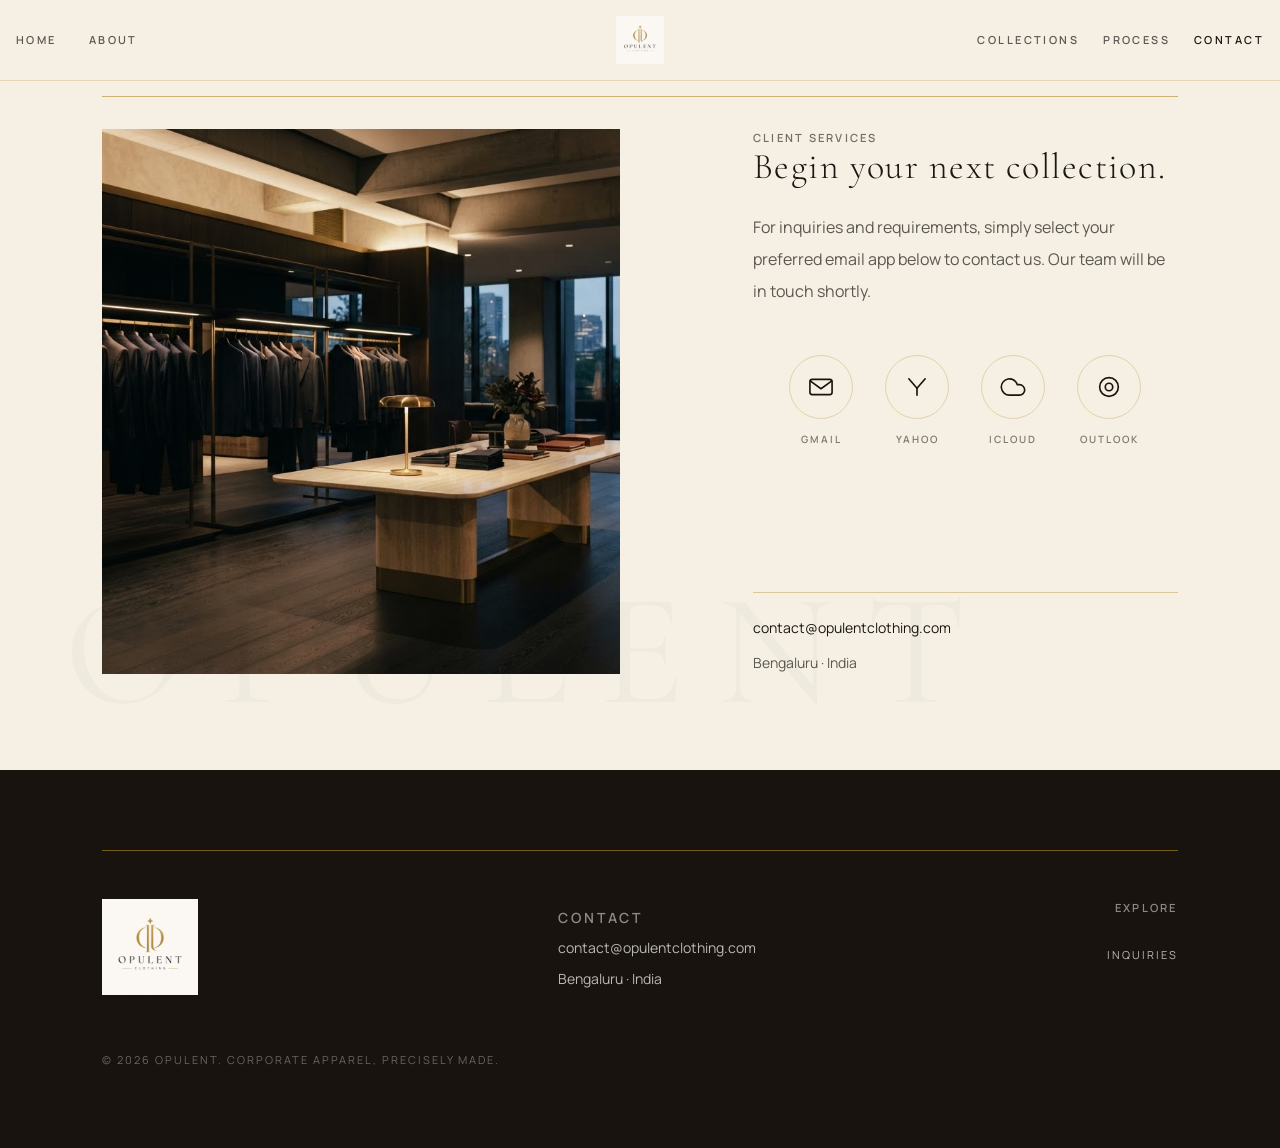
<file: contact.html>
<!DOCTYPE html>
<html lang="en">
<head>
<meta charset="UTF-8">
<meta name="viewport" content="width=device-width, initial-scale=1.0">
<title>Contact — Opulent</title>
<meta name="description" content="Begin your next collection. Contact Opulent's corporate apparel specialists via your preferred email provider.">
<link rel="preconnect" href="https://fonts.googleapis.com">
<link rel="preconnect" href="https://fonts.gstatic.com" crossorigin>
<link href="https://fonts.googleapis.com/css2?family=Cormorant+Garamond:wght@300;400;500;600&family=Manrope:wght@400;500;600;700&display=swap" rel="stylesheet">
<link rel="stylesheet" href="styles.css">
<script>window.imgFall=function(e){e.onerror=null;e.removeAttribute('src');e.classList.add('img-fallback')};window.logoFall=function(e){var p=e.parentElement;if(p)p.innerHTML='<span class="wordmark-fallback">Opulent</span>'};</script>
</head>
<body>

<header class="site-header" id="top">
  <div class="header-inner">
    <div class="header-mobile">
      <a href="index.html" class="header-logo" aria-label="Opulent home"><img src="logo.png" alt="Opulent" class="logo-img logo-sm" onerror="logoFall(this)"></a>
      <nav class="nav nav-mobile" aria-label="Primary">
        <a href="index.html" class="nav-link">Home</a>
        <a href="about.html" class="nav-link">About</a>
        <a href="collections.html" class="nav-link">Collections</a>
        <a href="process.html" class="nav-link">Process</a>
        <a href="contact.html" class="nav-link">Contact</a>
      </nav>
    </div>
    <div class="header-desktop">
      <nav class="nav nav-left" aria-label="Primary">
        <a href="index.html" class="nav-link">Home</a>
        <a href="about.html" class="nav-link">About</a>
      </nav>
      <a href="index.html" class="header-logo-center" aria-label="Opulent home"><img src="logo.png" alt="Opulent" class="logo-img logo-md" onerror="logoFall(this)"></a>
      <nav class="nav nav-right" aria-label="Primary">
        <a href="collections.html" class="nav-link">Collections</a>
        <a href="process.html" class="nav-link">Process</a>
        <a href="contact.html" class="nav-link">Contact</a>
      </nav>
    </div>
  </div>
</header>

<main>
  <section class="section section-first">
    <div class="gold-line"></div>
    <span class="watermark" aria-hidden="true">Opulent</span>
    <div class="section-grid stretch">
      <div class="reveal section-media"><img src="contact-showroom.jpg" alt="Opulent textile showroom at dusk" onerror="imgFall(this)"></div>
      <div class="reveal section-content" data-delay="1">
        <p class="label label-muted">Client Services</p>
        <h1 class="display-title">Begin your next collection.</h1>
        <p class="prose">For inquiries and requirements, simply select your preferred email app below to contact us. Our team will be in touch shortly.</p>
        <div class="email-icons">
          <a class="email-icon" href="https://mail.google.com/mail/?view=cm&fs=1&to=contact@opulentclothing.com" target="_blank" rel="noreferrer" aria-label="Compose via Gmail">
            <span class="icon-ring"><svg viewBox="0 0 24 24" fill="none" stroke="currentColor" stroke-width="1.4" stroke-linecap="round" stroke-linejoin="round"><rect x="2.5" y="5.5" width="19" height="13" rx="2"/><path d="M3 7l9 6.5L21 7"/></svg></span>
            <span class="label">Gmail</span>
          </a>
          <a class="email-icon" href="https://compose.mail.yahoo.com/?to=contact@opulentclothing.com" target="_blank" rel="noreferrer" aria-label="Compose via Yahoo">
            <span class="icon-ring"><svg viewBox="0 0 24 24" fill="none" stroke="currentColor" stroke-width="1.4" stroke-linecap="round" stroke-linejoin="round"><path d="M5 5l7 8 7-8"/><path d="M12 13v6"/></svg></span>
            <span class="label">Yahoo</span>
          </a>
          <a class="email-icon" href="mailto:contact@opulentclothing.com" aria-label="Compose via iCloud">
            <span class="icon-ring"><svg viewBox="0 0 24 24" fill="none" stroke="currentColor" stroke-width="1.4" stroke-linecap="round" stroke-linejoin="round"><path d="M17.5 19H9a7 7 0 1 1 6.71-9h1.79a4.5 4.5 0 1 1 0 9z"/></svg></span>
            <span class="label">iCloud</span>
          </a>
          <a class="email-icon" href="https://outlook.live.com/mail/0/deeplink/compose?to=contact@opulentclothing.com" target="_blank" rel="noreferrer" aria-label="Compose via Outlook">
            <span class="icon-ring"><svg viewBox="0 0 24 24" fill="none" stroke="currentColor" stroke-width="1.4"><circle cx="12" cy="12" r="8"/><circle cx="12" cy="12" r="3.2"/></svg></span>
            <span class="label">Outlook</span>
          </a>
        </div>
        <p class="success-msg" id="successMsg">Thank you for contacting us and choosing us. We will get back to you shortly.</p>
        <div class="contact-info">
          <a href="mailto:contact@opulentclothing.com">contact@opulentclothing.com</a>
          <p>Bengaluru · India</p>
        </div>
      </div>
    </div>
  </section>
</main>

<footer class="site-footer">
  <div class="gold-line"></div>
  <div class="footer-grid">
    <div class="footer-brand"><img src="logo.png" alt="Opulent" class="logo-img logo-lg" onerror="logoFall(this)"></div>
    <div class="footer-contact">
      <p class="label label-muted-light">Contact</p>
      <p><a href="mailto:contact@opulentclothing.com">contact@opulentclothing.com</a></p>
      <p>Bengaluru · India</p>
    </div>
    <div class="footer-explore">
      <p class="label label-muted-light">Explore</p>
      <a href="contact.html" class="thread-link">Inquiries</a>
    </div>
  </div>
  <p class="footer-copy">© 2026 Opulent. Corporate apparel, precisely made.</p>
</footer>

<script src="script.js" defer></script>
</body>
</html>
</file>
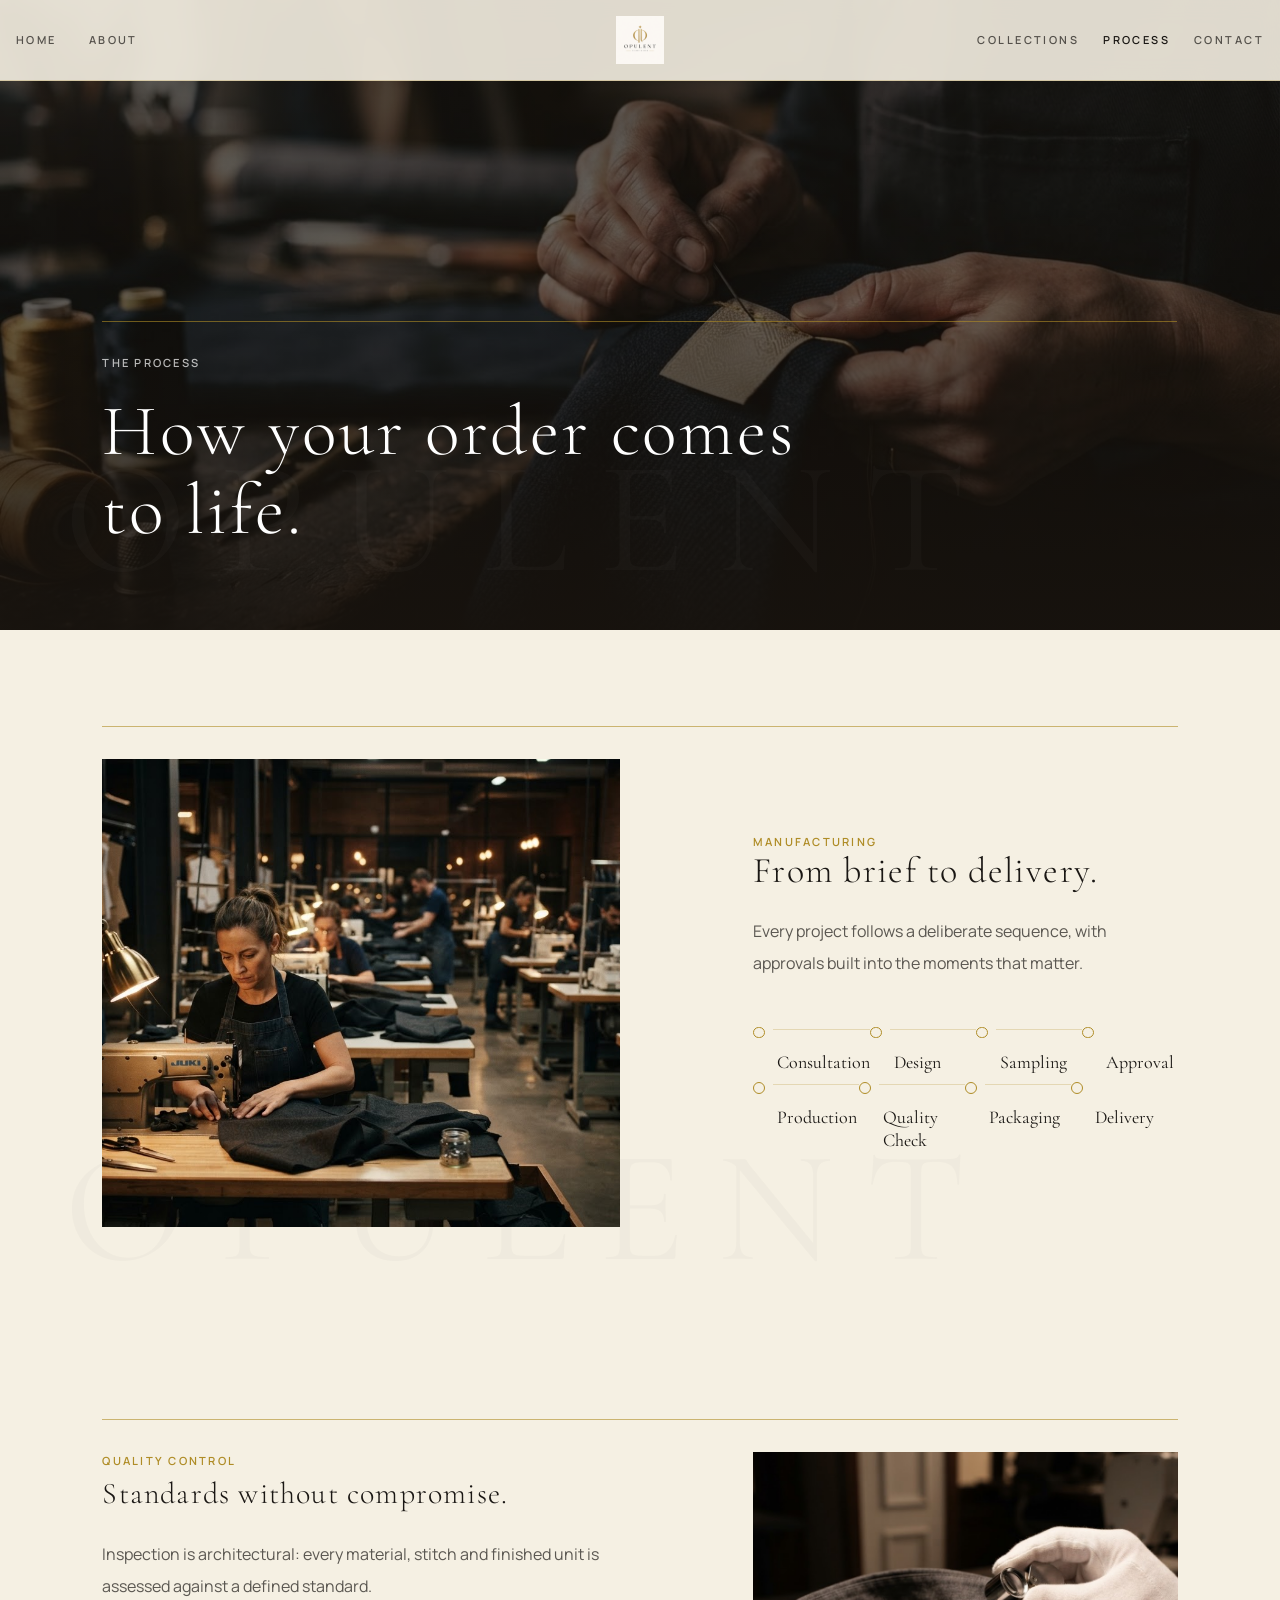
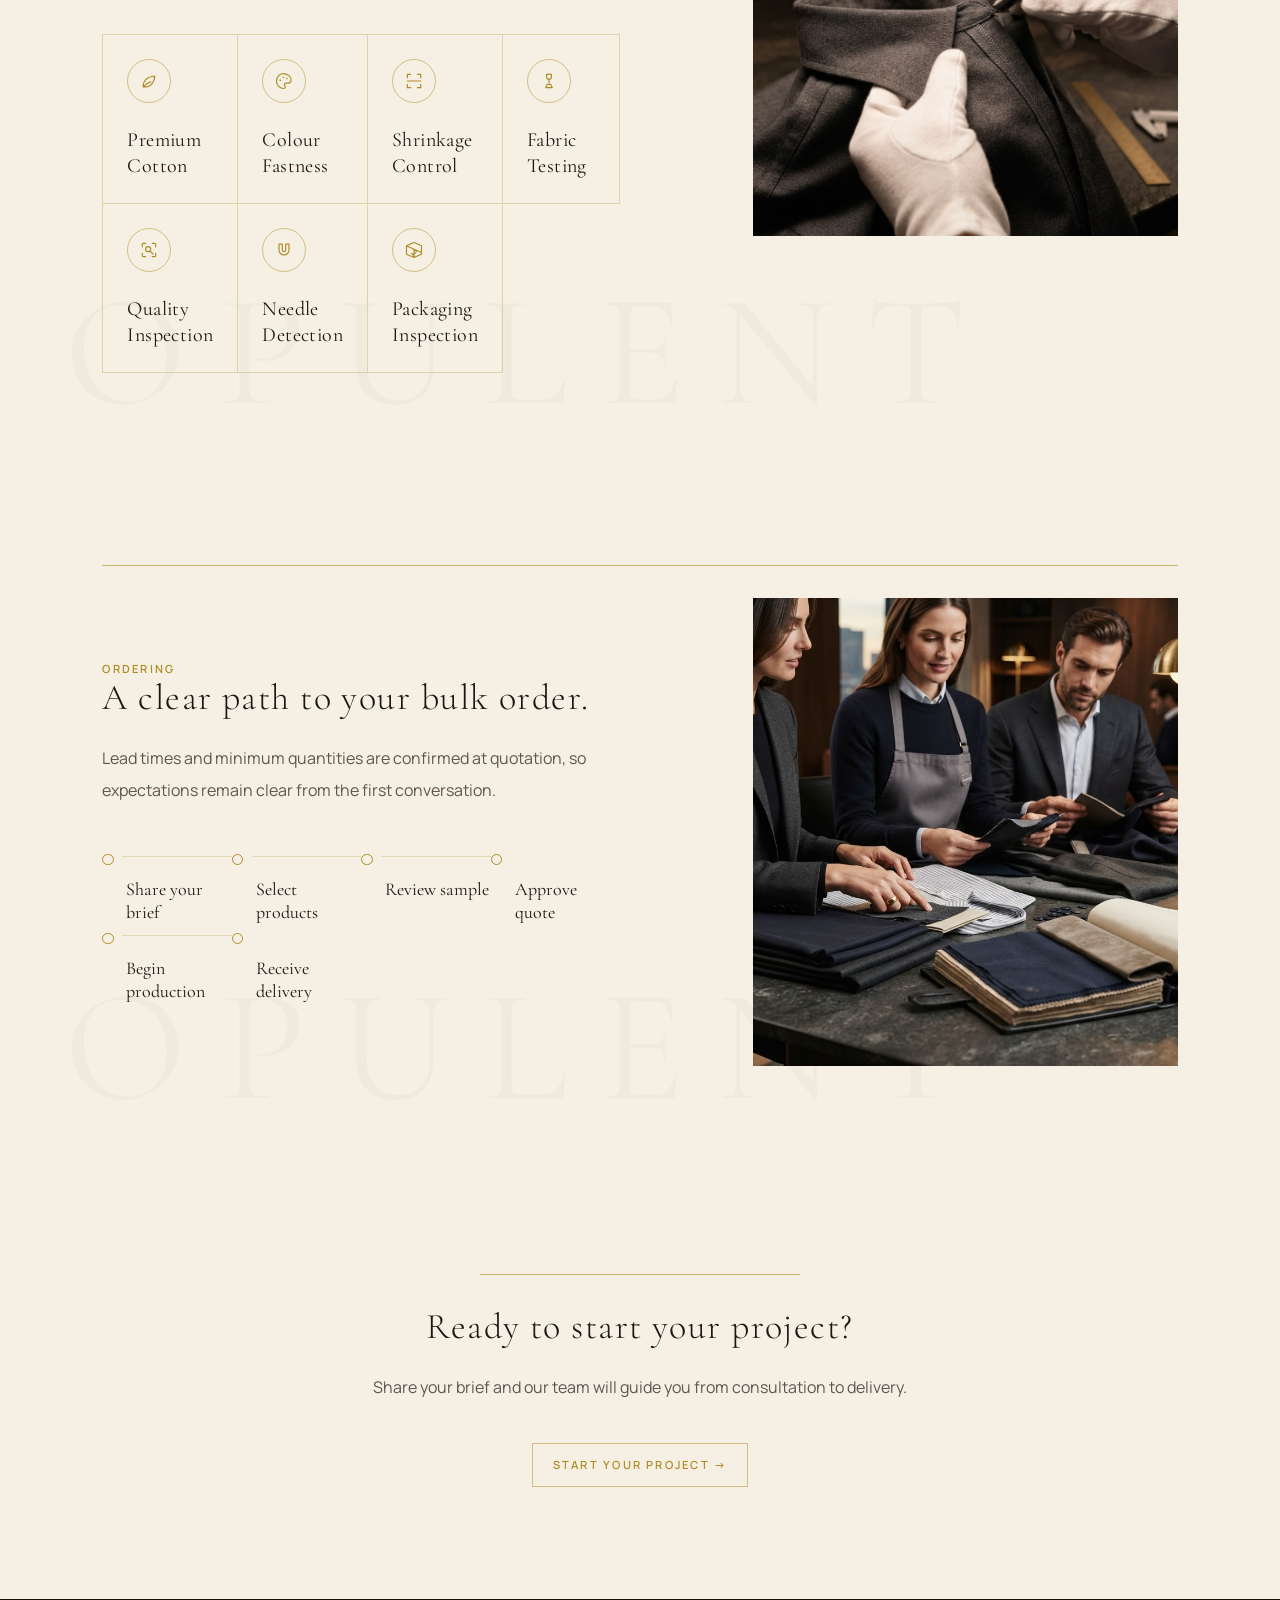
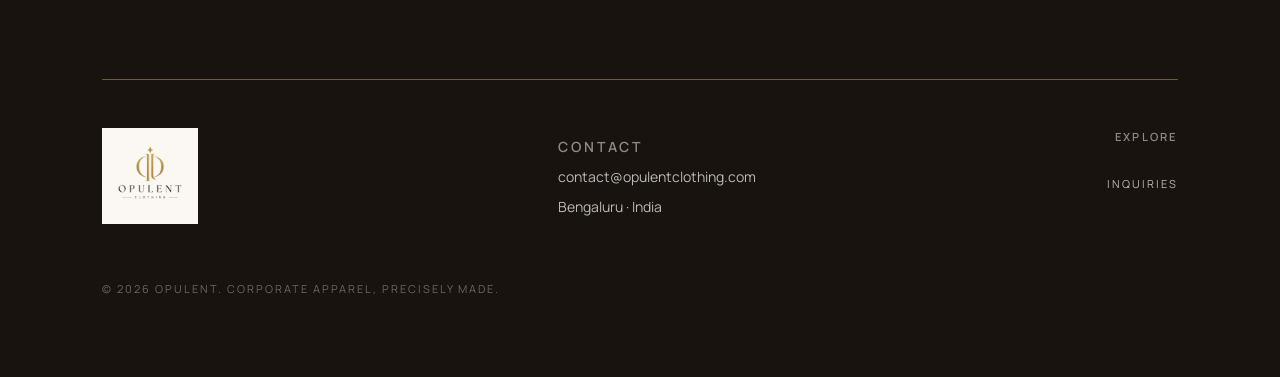
<file: process.html>
<!DOCTYPE html>
<html lang="en">
<head>
<meta charset="UTF-8">
<meta name="viewport" content="width=device-width, initial-scale=1.0">
<title>Process — Opulent</title>
<meta name="description" content="How your order comes to life: from brief to delivery, with quality standards without compromise.">
<link rel="preconnect" href="https://fonts.googleapis.com">
<link rel="preconnect" href="https://fonts.gstatic.com" crossorigin>
<link href="https://fonts.googleapis.com/css2?family=Cormorant+Garamond:wght@300;400;500;600&family=Manrope:wght@400;500;600;700&display=swap" rel="stylesheet">
<link rel="stylesheet" href="styles.css">
<script>window.imgFall=function(e){e.onerror=null;e.removeAttribute('src');e.classList.add('img-fallback')};window.logoFall=function(e){var p=e.parentElement;if(p)p.innerHTML='<span class="wordmark-fallback">Opulent</span>'};</script>
</head>
<body>

<header class="site-header" id="top">
  <div class="header-inner">
    <div class="header-mobile">
      <a href="index.html" class="header-logo" aria-label="Opulent home"><img src="logo.png" alt="Opulent" class="logo-img logo-sm" onerror="logoFall(this)"></a>
      <nav class="nav nav-mobile" aria-label="Primary">
        <a href="index.html" class="nav-link">Home</a>
        <a href="about.html" class="nav-link">About</a>
        <a href="collections.html" class="nav-link">Collections</a>
        <a href="process.html" class="nav-link">Process</a>
        <a href="contact.html" class="nav-link">Contact</a>
      </nav>
    </div>
    <div class="header-desktop">
      <nav class="nav nav-left" aria-label="Primary">
        <a href="index.html" class="nav-link">Home</a>
        <a href="about.html" class="nav-link">About</a>
      </nav>
      <a href="index.html" class="header-logo-center" aria-label="Opulent home"><img src="logo.png" alt="Opulent" class="logo-img logo-md" onerror="logoFall(this)"></a>
      <nav class="nav nav-right" aria-label="Primary">
        <a href="collections.html" class="nav-link">Collections</a>
        <a href="process.html" class="nav-link">Process</a>
        <a href="contact.html" class="nav-link">Contact</a>
      </nav>
    </div>
  </div>
</header>

<main>
  <section class="page-hero">
    <img class="page-hero-bg" src="branding.jpg" alt="Corporate apparel branding and production in progress" onerror="imgFall(this)">
    <div class="page-hero-overlay"></div>
    <div class="page-hero-content">
      <div class="page-hero-line"></div>
      <p class="label">The Process</p>
      <h1>How your order comes to life.</h1>
    </div>
    <span class="watermark" aria-hidden="true">Opulent</span>
  </section>

  <section class="section">
    <div class="gold-line"></div>
    <span class="watermark" aria-hidden="true">Opulent</span>
    <div class="section-grid">
      <div class="reveal section-media"><img src="factory.jpg" alt="Precision corporate apparel manufacturing floor" onerror="imgFall(this)"></div>
      <div class="reveal section-content" data-delay="1">
        <p class="label label-gold">Manufacturing</p>
        <h2 class="display-title">From brief to delivery.</h2>
        <p class="prose" style="margin-bottom:2.5rem">Every project follows a deliberate sequence, with approvals built into the moments that matter.</p>
        <ol class="timeline">
          <div class="tl-row">
            <li class="tl-step reveal"><h3>Consultation</h3></li>
            <li class="tl-step reveal"><h3>Design</h3></li>
            <li class="tl-step reveal"><h3>Sampling</h3></li>
            <li class="tl-step reveal"><h3>Approval</h3></li>
          </div>
          <div class="tl-row">
            <li class="tl-step reveal"><h3>Production</h3></li>
            <li class="tl-step reveal"><h3>Quality Check</h3></li>
            <li class="tl-step reveal"><h3>Packaging</h3></li>
            <li class="tl-step reveal"><h3>Delivery</h3></li>
          </div>
        </ol>
      </div>
    </div>
  </section>

  <section class="table-section">
    <div class="gold-line"></div>
    <span class="watermark" aria-hidden="true">Opulent</span>
    <div class="table-grid reverse">
      <div class="reveal table-media"><img src="quality-inspection.jpg" alt="Inspector examining precision garment stitching" onerror="imgFall(this)"></div>
      <div class="reveal table-content" data-delay="1">
        <p class="label label-gold">Quality Control</p>
        <h2>Standards without compromise.</h2>
        <p class="intro">Inspection is architectural: every material, stitch and finished unit is assessed against a defined standard.</p>
        <div class="icon-grid cols-4">
          <div class="icon-cell reveal"><span class="icon-bubble"><svg viewBox="0 0 24 24" fill="none" stroke="currentColor" stroke-width="1.4" stroke-linecap="round" stroke-linejoin="round"><path d="M5 19c0-7 5-12 14-13-1 9-6 14-13 13zM5 19c3-3 6-5 9-6"/></svg></span><h3>Premium Cotton</h3></div>
          <div class="icon-cell reveal"><span class="icon-bubble"><svg viewBox="0 0 24 24" fill="none" stroke="currentColor" stroke-width="1.4" stroke-linecap="round" stroke-linejoin="round"><path d="M12 3a9 9 0 1 0 0 18c1 0 1.5-1 1.5-2s-1-1.5-1-2.5 1-2 2-2h2a4 4 0 0 0 4-4c0-4-4-7-8.5-7z"/><circle cx="7.5" cy="11" r="1" fill="currentColor" stroke="none"/><circle cx="11" cy="7.5" r="1" fill="currentColor" stroke="none"/><circle cx="15.5" cy="9" r="1" fill="currentColor" stroke="none"/></svg></span><h3>Colour Fastness</h3></div>
          <div class="icon-cell reveal"><span class="icon-bubble"><svg viewBox="0 0 24 24" fill="none" stroke="currentColor" stroke-width="1.4" stroke-linecap="round" stroke-linejoin="round"><path d="M8 4H4v4M16 4h4v4M8 20H4v-4M16 20h4v-4M4 12h16"/></svg></span><h3>Shrinkage Control</h3></div>
          <div class="icon-cell reveal"><span class="icon-bubble"><svg viewBox="0 0 24 24" fill="none" stroke="currentColor" stroke-width="1.4" stroke-linecap="round" stroke-linejoin="round"><path d="M9 4h6v3a3 3 0 0 1-6 0V4zM12 10v4M8 20h8l-2-4h-4l-2 4z"/></svg></span><h3>Fabric Testing</h3></div>
          <div class="icon-cell reveal"><span class="icon-bubble"><svg viewBox="0 0 24 24" fill="none" stroke="currentColor" stroke-width="1.4" stroke-linecap="round" stroke-linejoin="round"><path d="M4 8V5a1 1 0 0 1 1-1h3M20 8V5a1 1 0 0 0-1-1h-3M4 16v3a1 1 0 0 0 1 1h3M20 16v3a1 1 0 0 1-1 1h-3"/><circle cx="11" cy="11" r="3"/><path d="M13.5 13.5L17 17"/></svg></span><h3>Quality Inspection</h3></div>
          <div class="icon-cell reveal"><span class="icon-bubble"><svg viewBox="0 0 24 24" fill="none" stroke="currentColor" stroke-width="1.4" stroke-linecap="round" stroke-linejoin="round"><path d="M6 5v7a6 6 0 0 0 12 0V5h-4v7a2 2 0 0 1-4 0V5zM6 5h4M14 5h4"/></svg></span><h3>Needle Detection</h3></div>
          <div class="icon-cell reveal"><span class="icon-bubble"><svg viewBox="0 0 24 24" fill="none" stroke="currentColor" stroke-width="1.4" stroke-linecap="round" stroke-linejoin="round"><path d="M3 7l9-4 9 4v10l-9 4-9-4V7zM3 7l9 4 9 4M12 11v10"/><path d="M9 16l2 2 4-4"/></svg></span><h3>Packaging Inspection</h3></div>
        </div>
      </div>
    </div>
  </section>

  <section class="section">
    <div class="gold-line"></div>
    <span class="watermark" aria-hidden="true">Opulent</span>
    <div class="section-grid reverse">
      <div class="reveal section-media"><img src="order-process.jpg" alt="Corporate procurement team reviewing uniform samples" onerror="imgFall(this)"></div>
      <div class="reveal section-content" data-delay="1">
        <p class="label label-gold">Ordering</p>
        <h2 class="display-title">A clear path to your bulk order.</h2>
        <p class="prose" style="margin-bottom:2.5rem">Lead times and minimum quantities are confirmed at quotation, so expectations remain clear from the first conversation.</p>
        <ol class="timeline">
          <div class="tl-row">
            <li class="tl-step reveal"><h3>Share your brief</h3></li>
            <li class="tl-step reveal"><h3>Select products</h3></li>
            <li class="tl-step reveal"><h3>Review sample</h3></li>
            <li class="tl-step reveal"><h3>Approve quote</h3></li>
          </div>
          <div class="tl-row">
            <li class="tl-step reveal"><h3>Begin production</h3></li>
            <li class="tl-step reveal"><h3>Receive delivery</h3></li>
          </div>
        </ol>
      </div>
    </div>
  </section>

  <section class="cta-section">
    <div class="gold-line"></div>
    <h2 class="display-title">Ready to start your project?</h2>
    <p class="prose">Share your brief and our team will guide you from consultation to delivery.</p>
    <a class="btn-outline" href="contact.html">Start your project →</a>
  </section>
</main>

<footer class="site-footer">
  <div class="gold-line"></div>
  <div class="footer-grid">
    <div class="footer-brand"><img src="logo.png" alt="Opulent" class="logo-img logo-lg" onerror="logoFall(this)"></div>
    <div class="footer-contact">
      <p class="label label-muted-light">Contact</p>
      <p><a href="mailto:contact@opulentclothing.com">contact@opulentclothing.com</a></p>
      <p>Bengaluru · India</p>
    </div>
    <div class="footer-explore">
      <p class="label label-muted-light">Explore</p>
      <a href="contact.html" class="thread-link">Inquiries</a>
    </div>
  </div>
  <p class="footer-copy">© 2026 Opulent. Corporate apparel, precisely made.</p>
</footer>

<script src="script.js" defer></script>
</body>
</html>
</file>
<file: styles.css>
:root{
  --bg:#F5F0E3;
  --fg:#1A1714;
  --gold:#AF8C26;
  --champagne:#EFE6D3;
  --espresso:#18130E;
  --border-gold:rgba(175,140,38,.3);
  --font-heading:'Cormorant Garamond',Georgia,serif;
  --font-body:'Manrope',ui-sans-serif,system-ui,sans-serif;
  --maxw:1600px;
}
*{box-sizing:border-box;margin:0;padding:0}
html{scroll-behavior:smooth}
body{background:var(--bg);color:var(--fg);font-family:var(--font-body);line-height:1.6;-webkit-font-smoothing:antialiased}
img{display:block;max-width:100%}
a{color:inherit;text-decoration:none}
section{position:relative}

/* shared utilities */
.gold-line{height:1px;width:100%;background:rgba(175,140,38,.6);margin-bottom:2rem}
.label{font-size:.7rem;font-weight:600;text-transform:uppercase;letter-spacing:.2em}
.label-gold{color:var(--gold)}
.label-muted{color:rgba(26,23,20,.6)}
.label-muted-light{color:rgba(255,255,255,.5)}
.display-title{font-family:var(--font-heading);font-weight:300;font-size:2.25rem;letter-spacing:.04em;margin-bottom:1.5rem;line-height:1.1}
.watermark{position:absolute;bottom:5%;left:5%;font-family:var(--font-heading);text-transform:uppercase;letter-spacing:.2em;opacity:.02;pointer-events:none;font-size:6rem;line-height:1;z-index:0}
.prose{font-size:1rem;line-height:2;color:rgba(26,23,20,.7);margin-bottom:2rem;max-width:36rem}
.prose p+p{margin-top:1rem}
.btn-outline{display:inline-flex;min-height:2.75rem;align-items:center;border:1px solid rgba(175,140,38,.5);padding:0 1.25rem;font-size:.7rem;font-weight:600;text-transform:uppercase;letter-spacing:.2em;color:var(--gold);transition:background .3s,color .3s}
.btn-outline:hover{background:var(--gold);color:var(--espresso)}
.thread-link{position:relative;display:inline-flex;min-height:2.75rem;align-items:center;transition:color .3s}
.thread-link::after{content:"";position:absolute;bottom:.25rem;left:0;height:1px;width:0;background:var(--gold);transition:width .5s}
.thread-link:hover::after{width:100%}
.img-fallback{background:linear-gradient(135deg,#3a2e1f 0%,#18130e 100%)}
.wordmark-fallback{font-family:var(--font-heading);font-weight:500;letter-spacing:.18em;font-size:1.5rem;display:inline-block}
.footer-brand .wordmark-fallback{color:#fff;font-size:2.5rem}

/* header */
.site-header{position:fixed;top:0;left:0;right:0;z-index:50;border-bottom:1px solid rgba(175,140,38,.25);background:rgba(245,240,227,.9);backdrop-filter:blur(12px);-webkit-backdrop-filter:blur(12px)}
.header-inner{max-width:var(--maxw);margin:0 auto;padding:0 1rem}
.logo-img{height:auto;object-fit:contain}
.logo-sm{height:2.25rem}
.logo-md{height:3rem}
.logo-lg{height:6rem}
.header-mobile{display:flex;flex-direction:column;align-items:center;padding:.5rem 0}
.nav-mobile{display:flex;width:100%;justify-content:space-between;gap:.25rem;margin-top:.25rem}
.header-desktop{display:none}
.nav-link{display:flex;min-height:2.75rem;align-items:center;font-size:10px;font-weight:600;text-transform:uppercase;letter-spacing:.18em;color:rgba(26,23,20,.7);transition:color .3s}
.nav-link:hover,.nav-link.active{color:var(--fg)}

/* hero (home) */
.hero{position:relative;min-height:100vh;display:flex;align-items:center;justify-content:center;text-align:center;overflow:hidden;background:var(--bg)}
.hero-bg{position:absolute;inset:0;width:100%;height:100%;object-fit:cover;opacity:.18}
.hero-overlay{position:absolute;inset:0;background:linear-gradient(to bottom,rgba(245,240,227,.7),rgba(245,240,227,.55),rgba(245,240,227,.85))}
.hero-content{position:relative;padding:5rem 1.5rem 0;z-index:1}
.hero-wordmark{font-family:var(--font-heading);font-weight:500;font-size:4rem;letter-spacing:.18em;animation:fadeScale 1s ease-out both}
.hero-line{width:6rem;height:1px;background:var(--gold);margin:1.75rem auto;transform-origin:center;animation:scaleX .9s ease-out .3s both}
.hero-label{color:rgba(26,23,20,.6);animation:fadeUp .7s ease-out .4s both}
.hero-title{font-family:var(--font-heading);font-weight:300;font-size:1.5rem;letter-spacing:.08em;margin-top:1.25rem;animation:fadeUp .8s ease-out .5s both}
@keyframes fadeScale{from{opacity:0;transform:scale(.92)}to{opacity:1;transform:none}}
@keyframes scaleX{from{transform:scaleX(0)}to{transform:scaleX(1)}}
@keyframes fadeUp{from{opacity:0;transform:translateY(16px)}to{opacity:1;transform:none}}

/* page hero (subpages) */
.page-hero{position:relative;min-height:70vh;background:var(--espresso);color:#fff;display:flex;align-items:flex-end;overflow:hidden;padding:7rem 1.5rem 4rem}
.page-hero-bg{position:absolute;inset:0;width:100%;height:100%;object-fit:cover;opacity:.5}
.page-hero-overlay{position:absolute;inset:0;background:linear-gradient(to top,rgba(24,19,14,.9),rgba(24,19,14,.25),rgba(24,19,14,.45))}
.page-hero-content{position:relative;width:100%;z-index:1}
.page-hero-line{height:1px;width:100%;background:rgba(175,140,38,.6);margin-bottom:2rem;transform-origin:left;animation:scaleX 1s ease-out both}
.page-hero .label{color:rgba(255,255,255,.7);margin-bottom:1.25rem;animation:fadeUp .7s ease-out .2s both}
.page-hero h1{font-family:var(--font-heading);font-weight:300;font-size:2.5rem;letter-spacing:.04em;line-height:1.1;max-width:48rem;animation:fadeUp .8s ease-out .3s both}

/* sections */
.section{padding:4rem 1.5rem;overflow:hidden}
.section-first{padding-top:7rem}
.section-grid{display:grid;gap:2rem;align-items:center}
.section-grid.stretch{align-items:stretch}
.section-media img{width:100%;height:40vh;object-fit:cover}
.section-content{display:flex;flex-direction:column;justify-content:center}
.section-content h3.sub{font-family:var(--font-heading);font-size:1.5rem;margin:1.5rem 0 .5rem}

/* why opulent */
.why-head{display:grid;gap:2.5rem;align-items:center;margin-bottom:2.5rem}
.why-head .section-media img{height:18rem;object-fit:cover}
.why-head-text{padding:0}

/* icon grid */
.icon-grid{display:grid;grid-template-columns:1fr 1fr;border-left:1px solid var(--border-gold);border-top:1px solid var(--border-gold)}
.icon-cell{position:relative;display:flex;flex-direction:column;justify-content:space-between;min-height:10rem;padding:1.5rem;border-right:1px solid var(--border-gold);border-bottom:1px solid var(--border-gold);transition:background .3s,border-color .3s}
.icon-cell:hover{background:rgba(239,230,211,.6);border-color:var(--gold)}
.icon-bubble{display:flex;align-items:center;justify-content:center;width:2.75rem;height:2.75rem;border:1px solid rgba(175,140,38,.5);border-radius:9999px;color:var(--gold);transition:background .3s,color .3s}
.icon-cell:hover .icon-bubble{background:var(--gold);color:var(--bg)}
.icon-bubble svg{width:1.25rem;height:1.25rem}
.icon-cell h3{font-family:var(--font-heading);font-size:1.25rem;font-weight:400;letter-spacing:.02em;margin-top:1.5rem;line-height:1.3}

/* collections */
.collections-head{display:flex;flex-direction:column;gap:1.5rem;margin-bottom:2.5rem}
.collections-banner{width:100%;height:46vh;object-fit:cover;margin-bottom:2.5rem}
.card-grid{display:grid;grid-template-columns:1fr 1fr;border-left:1px solid var(--border-gold);border-top:1px solid var(--border-gold)}
.card{position:relative;display:block;overflow:hidden;border-right:1px solid var(--border-gold);border-bottom:1px solid var(--border-gold);min-height:11rem}
.card img{position:absolute;inset:0;width:100%;height:100%;object-fit:cover;transition:transform 1.2s ease}
.card:hover img{transform:scale(1.1)}
.card-overlay{position:absolute;inset:0;background:linear-gradient(to top,var(--espresso),rgba(24,19,14,.5),transparent)}
.card:hover .card-overlay{background:linear-gradient(to top,rgba(24,19,14,.85),rgba(24,19,14,.5),transparent)}
.card-inner{position:relative;display:flex;flex-direction:column;justify-content:space-between;min-height:11rem;padding:1.5rem}
.card-mark{font-family:var(--font-heading);font-size:1.25rem;color:var(--gold);transition:color .3s}
.card:hover .card-mark{color:var(--bg)}
.card h3{font-family:var(--font-heading);font-weight:400;letter-spacing:.02em;font-size:1rem;color:#fff;text-shadow:0 2px 6px rgba(0,0,0,.7)}
.card-view{color:rgba(255,255,255,.6);transition:color .3s;margin-top:.5rem;display:inline-flex}
.card:hover .card-view{color:#fff}

/* pills, swatches, branding grid */
.pills{display:flex;flex-wrap:wrap;gap:.625rem;margin:.5rem 0 1rem}
.pill{display:inline-flex;align-items:center;white-space:nowrap;background:rgba(175,140,38,.1);padding:.5rem 1rem;font-size:.7rem;text-transform:uppercase;letter-spacing:.14em;color:rgba(26,23,20,.8)}
.swatches{display:grid;grid-template-columns:repeat(3,1fr);gap:.5rem;margin-top:1rem}
.swatch{height:3rem;border:1px solid rgba(175,140,38,.4)}
.brand-grid{display:grid;grid-template-columns:1fr 1fr;gap:1rem;text-align:center;margin-bottom:1.5rem}
.brand-cell{border:1px solid rgba(175,140,38,.4);padding:1.25rem;transition:border-color .3s}
.brand-cell:hover{border-color:var(--gold)}
.brand-cell .mark{color:var(--gold)}
.brand-cell p{font-family:var(--font-heading);font-size:1.5rem;margin-top:.5rem}

/* image table section */
.table-section{padding:4rem 1.5rem;overflow:hidden}
.table-grid{display:grid;gap:2rem;align-items:start}
.table-media img{width:100%;height:18rem;object-fit:cover}
.table-content h2{font-family:var(--font-heading);font-weight:300;font-size:1.875rem;letter-spacing:.04em;margin-bottom:1.25rem}
.table-content .intro{font-size:1rem;line-height:2;color:rgba(26,23,20,.7);margin-bottom:2rem;max-width:36rem}

/* timeline */
.timeline{list-style:none;border-left:1px solid rgba(175,140,38,.25)}
.tl-row{display:flex;flex-direction:column;gap:2.5rem}
.tl-row+.tl-row{margin-top:2.5rem}
.tl-step{position:relative;padding-left:2rem}
.tl-step::before{content:"";position:absolute;left:-.35rem;top:.45rem;width:.6rem;height:.6rem;border-radius:9999px;border:1px solid var(--gold);background:var(--bg);transition:background .3s}
.tl-step:hover::before{background:var(--gold)}
.tl-step h3{font-family:var(--font-heading);font-size:1.125rem;font-weight:400;line-height:1.3}

/* contact */
.email-icons{display:flex;flex-wrap:wrap;justify-content:center;gap:1.5rem;margin:1rem 0}
.email-icon{display:flex;flex-direction:column;align-items:center;gap:.75rem;color:var(--espresso);transition:color .3s}
.email-icon:hover{color:var(--gold)}
.email-icon .icon-ring{display:flex;align-items:center;justify-content:center;width:4rem;height:4rem;border:1px solid var(--border-gold);border-radius:9999px;transition:background .3s,border-color .3s}
.email-icon:hover .icon-ring{border-color:var(--gold);background:rgba(239,230,211,.4)}
.email-icon svg{width:1.75rem;height:1.75rem}
.email-icon .label{font-size:10px;color:rgba(26,23,20,.55);transition:color .3s}
.email-icon:hover .label{color:var(--gold)}
.success-msg{margin-top:2.5rem;text-align:center;font-family:var(--font-heading);font-style:italic;font-size:1.125rem;color:rgba(24,19,14,.8);opacity:0;transform:translateY(10px);transition:opacity .7s ease,transform .7s ease}
.success-msg.show{opacity:1;transform:none}
.contact-info{display:grid;gap:.75rem;border-top:1px solid rgba(175,140,38,.4);padding-top:1.5rem;margin-top:2rem;font-size:.875rem}
.contact-info a{transition:color .3s}
.contact-info a:hover{color:var(--gold)}
.contact-info p{color:rgba(26,23,20,.7)}

/* cta */
.cta-section{text-align:center;padding:5rem 1.5rem}
.cta-section .gold-line{max-width:20rem;margin:0 auto 2rem}
.cta-section .prose{margin:0 auto 2.5rem;max-width:36rem}

/* footer */
.site-footer{background:var(--espresso);color:rgba(255,255,255,.7);padding:4rem 1.5rem}
.site-footer .gold-line{margin-bottom:3rem}
.footer-grid{display:grid;gap:3rem}
.footer-contact p{margin-top:.5rem;font-size:.875rem}
.footer-contact a{transition:color .3s}
.footer-contact a:hover{color:#fff}
.footer-explore{display:flex;flex-direction:column;gap:1rem;font-size:11px;text-transform:uppercase;letter-spacing:.18em}
.footer-explore a{transition:color .3s}
.footer-explore a:hover{color:#fff}
.footer-copy{margin-top:3.5rem;font-size:11px;text-transform:uppercase;letter-spacing:.18em;color:rgba(255,255,255,.35)}

/* reveal */
.reveal{opacity:0;transform:translateY(20px);transition:opacity .7s ease,transform .7s ease}
.reveal.in{opacity:1;transform:none}

/* desktop */
@media (min-width:768px){
  .section{padding:6rem 8vw}
  .section-first{padding-top:6rem}
  .watermark{font-size:10rem}
  .header-mobile{display:none}
  .header-desktop{display:grid;grid-template-columns:1fr auto 1fr;align-items:center;padding:1rem 0}
  .nav-left{display:flex;gap:2rem;justify-content:flex-start}
  .nav-right{display:flex;gap:1.5rem;justify-content:flex-end}
  .nav-link{font-size:11px;letter-spacing:.22em}
  .header-logo-center{justify-self:center}
  .page-hero{padding:5rem 8vw 5rem}
  .page-hero h1{font-size:4.5rem}
  .section-grid{grid-template-columns:repeat(12,1fr);gap:2.5rem}
  .section-grid .section-media{grid-column:1/7}
  .section-grid .section-content{grid-column:8/13}
  .section-grid.reverse .section-media{grid-column:8/13;order:2}
  .section-grid.reverse .section-content{grid-column:1/7}
  .section-media img{height:52vh}
  .section-grid.stretch .section-media img{height:100%;min-height:24rem}
  .why-head{grid-template-columns:1fr 1fr}
  .why-head .section-media img{height:24rem}
  .why-head-text{padding:0 5rem}
  .icon-grid{grid-template-columns:repeat(3,1fr)}
  .icon-grid.cols-4{grid-template-columns:repeat(4,1fr)}
  .card-grid{grid-template-columns:repeat(3,1fr)}
  .card-grid.cols-4{grid-template-columns:repeat(4,1fr)}
  .collections-banner{height:56vh}
  .collections-head{flex-direction:row;align-items:flex-end;justify-content:space-between}
  .swatches{grid-template-columns:repeat(6,1fr)}
  .table-section{padding:6rem 8vw}
  .table-grid{grid-template-columns:repeat(12,1fr);gap:2.5rem}
  .table-media{grid-column:1/6}
  .table-content{grid-column:7/13}
  .table-grid.reverse .table-media{grid-column:8/13;order:2}
  .table-grid.reverse .table-content{grid-column:1/7}
  .table-media img{height:24rem}
  .timeline{border-left:0}
  .tl-row{flex-direction:row;gap:0}
  .tl-row+.tl-row{margin-top:0}
  .tl-step{flex:0 0 25%;padding-left:1.5rem;padding-top:2rem}
  .tl-step::before{left:0;top:.5rem}
  .tl-step:not(:last-child)::after{content:"";position:absolute;left:1.25rem;right:0;top:.65rem;height:1px;background:rgba(175,140,38,.25)}
  .email-icons{gap:2rem}
  .cta-section{padding:7rem 8vw}
  .site-footer{padding:5rem 8vw}
  .footer-grid{grid-template-columns:5fr 4fr 3fr;align-items:start}
  .footer-explore{align-items:flex-end}
  .hero-wordmark{font-size:5rem}
  .hero-title{font-size:2.25rem}
}

@media (prefers-reduced-motion:reduce){
  .reveal{opacity:1;transform:none;transition:none}
  .hero-wordmark,.hero-line,.hero-label,.hero-title,.page-hero-line,.page-hero .label,.page-hero h1{animation:none}
  html{scroll-behavior:auto}
}
</file>
